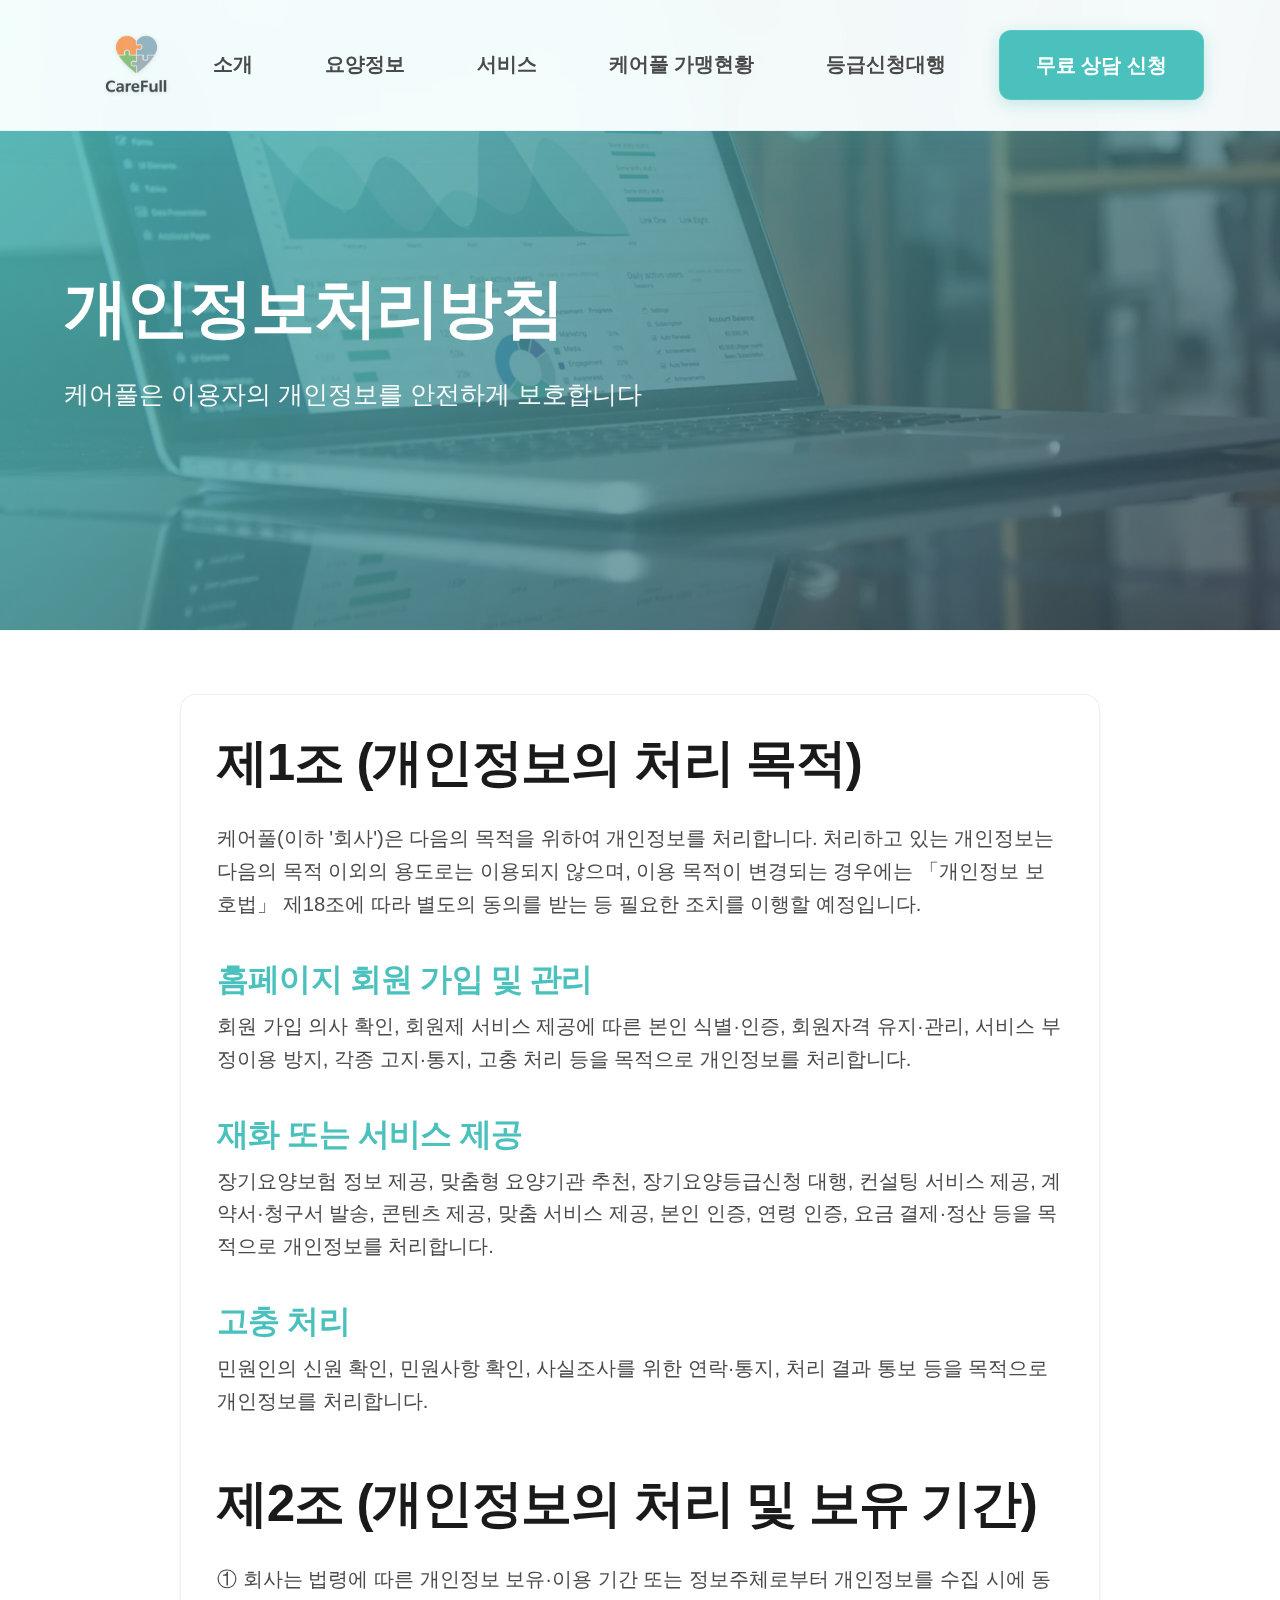
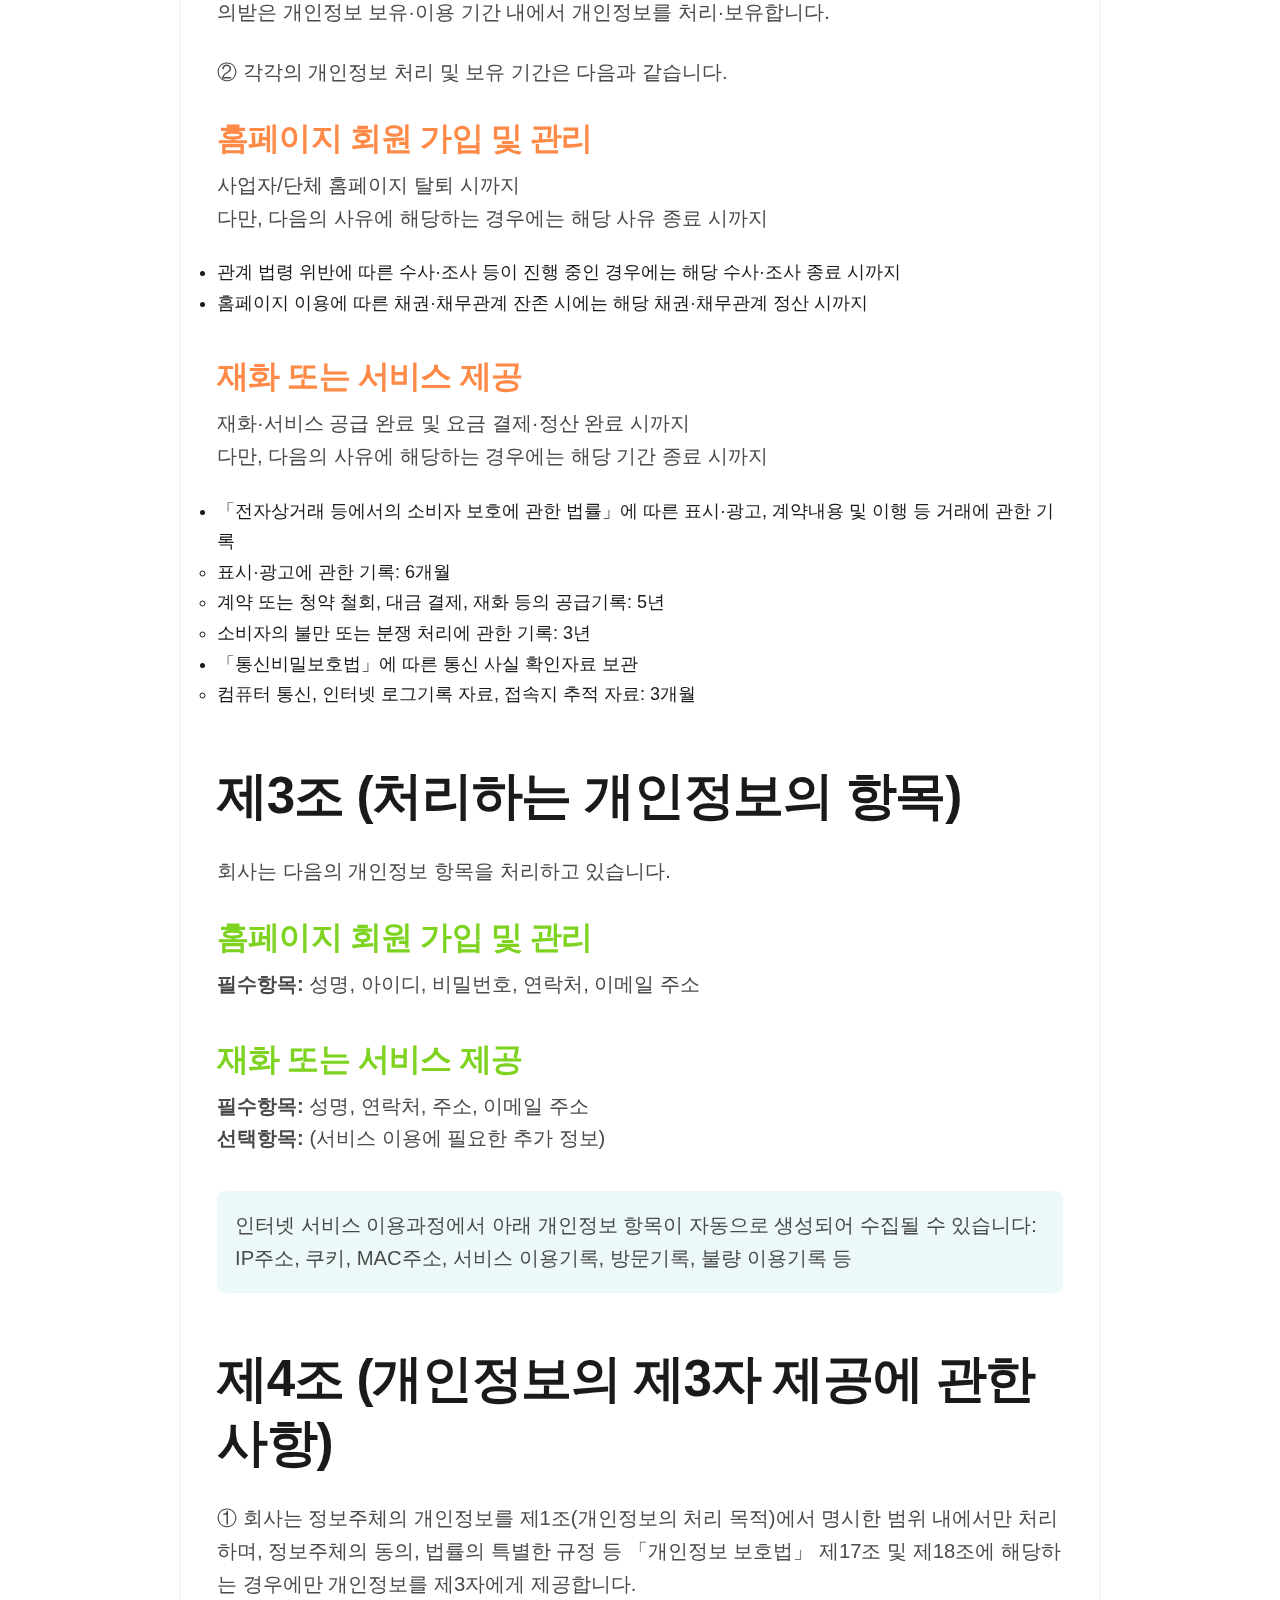
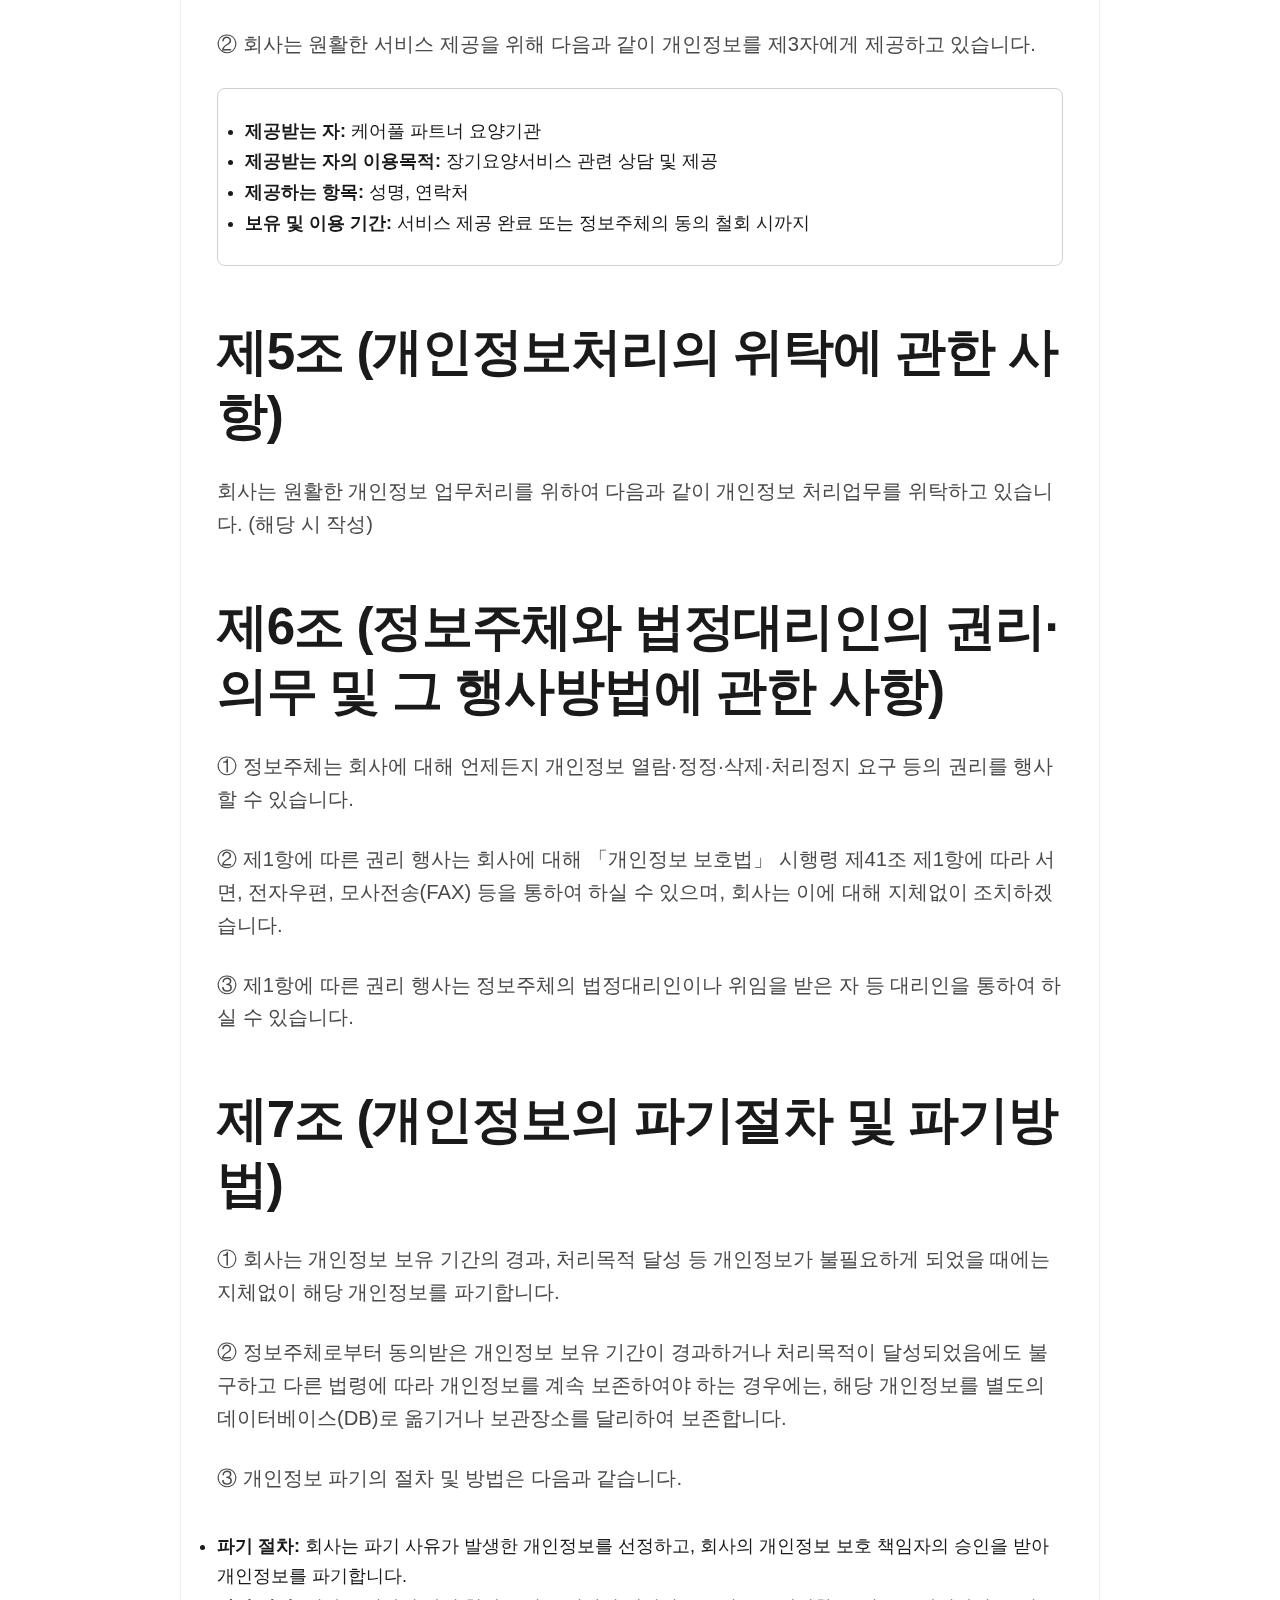
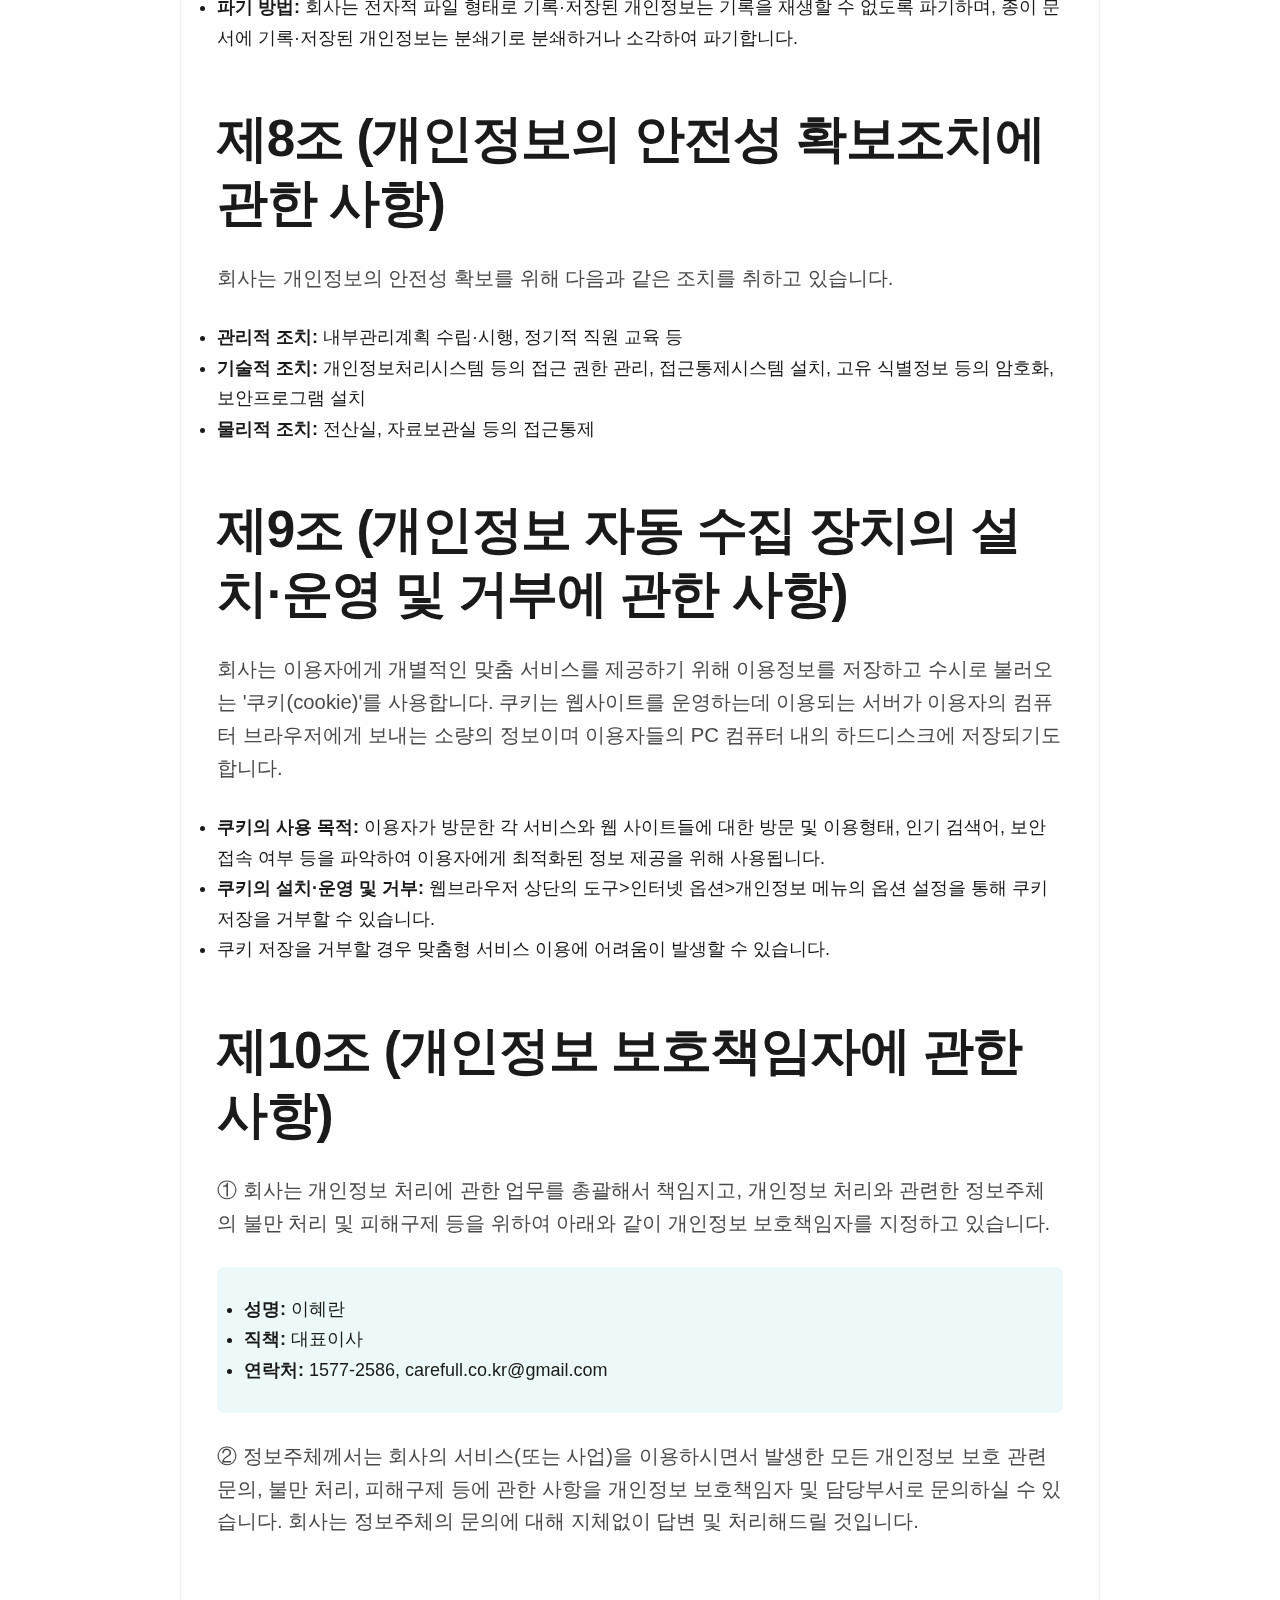
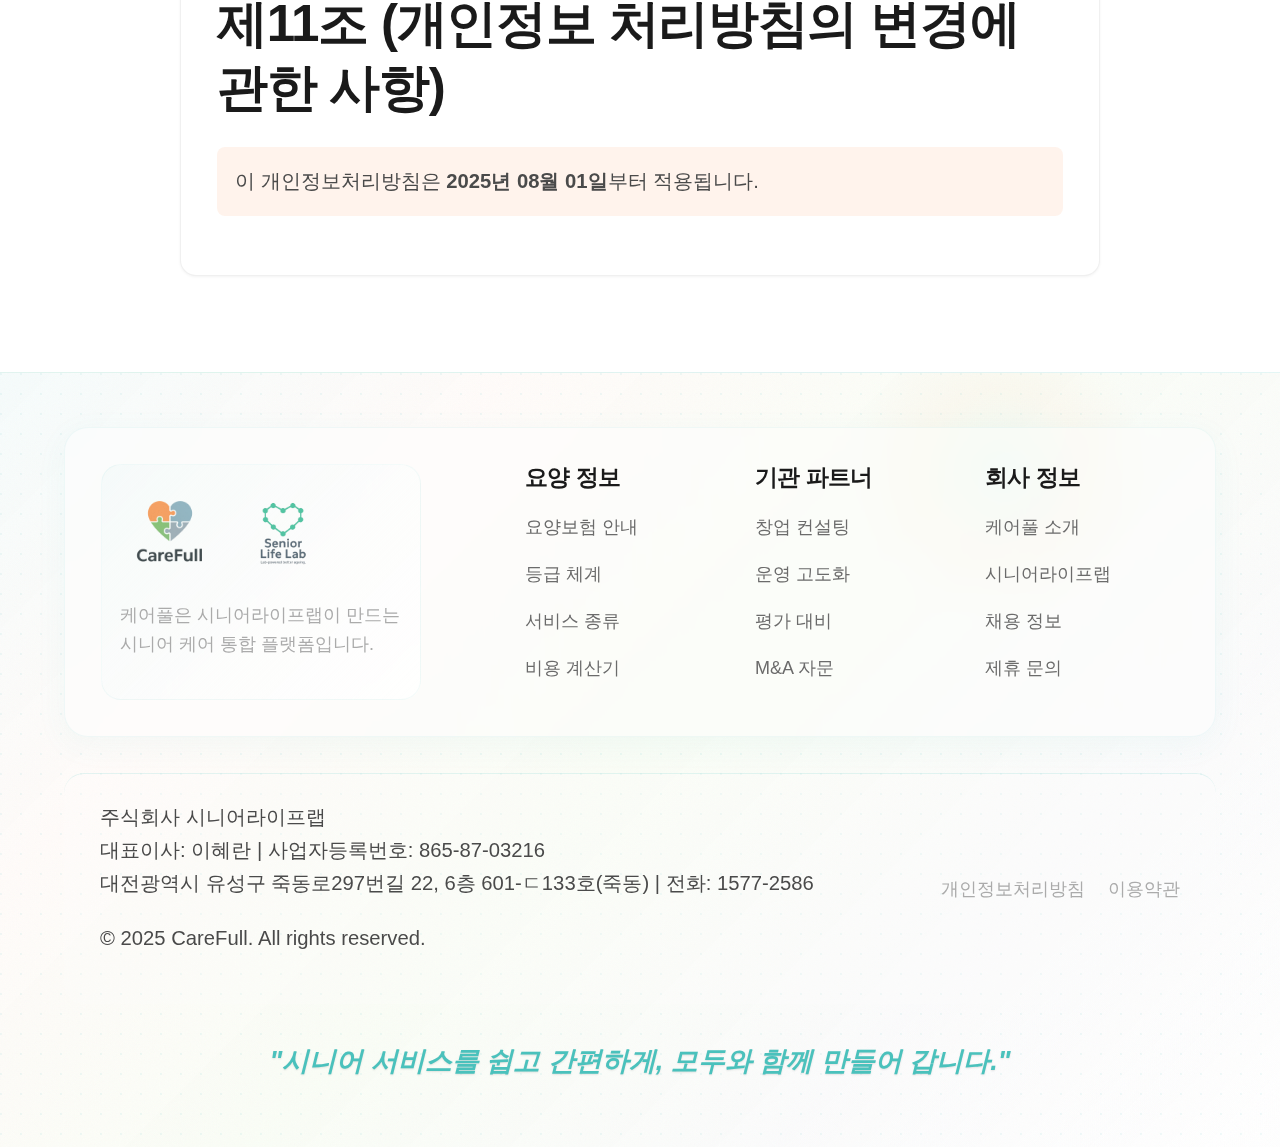
<file: privacy.html>
<!DOCTYPE html>
<html lang="ko">
<head>
    <meta charset="UTF-8">
    <meta name="viewport" content="width=device-width, initial-scale=1.0">
    <title>개인정보처리방침 - 케어풀</title>
    <meta name="description" content="케어풀 개인정보처리방침. 수집 항목, 이용 목적, 보관 기간, 제3자 제공, 처리위탁, 이용자 권리 등 안내.">
    <meta property="og:title" content="개인정보처리방침 - 케어풀">
    <meta property="og:description" content="케어풀은 개인정보를 안전하게 보호합니다.">
    <meta property="og:type" content="website">
    <meta property="og:url" content="https://angelon000.github.io/carefull-website/privacy.html">
    <meta property="og:image" content="https://angelon000.github.io/carefull-website/img/hero-insights.webp">
    <meta name="twitter:card" content="summary_large_image">
    <link rel="canonical" href="https://angelon000.github.io/carefull-website/privacy.html">
    <link rel="stylesheet" href="style.css">
    <link rel="icon" type="image/png" href="img/carefull-logo-transparent.png">
</head>
<body>
    <nav class="nav">
        <div class="container nav__container">
            <a href="index.html" class="nav__logo">
                <img src="img/carefull-logo-transparent.png" alt="케어풀 로고">
            </a>
            <ul class="nav__menu">
                <li><a href="about.html" class="nav__link">소개</a></li>
                <li><a href="ltci-guide.html" class="nav__link">요양정보</a></li>
                <li><a href="b2b_services.html" class="nav__link">서비스</a></li>
                <li><a href="portfolio.html" class="nav__link">케어풀 가맹현황</a></li>
                <li><a href="ltci-apply.html" class="nav__link">등급신청대행</a></li>
            </ul>
            <div class="nav__cta">
                <a href="index.html#contact" class="btn btn--primary">무료 상담 신청</a>
            </div>
            <button class="nav__toggle" aria-label="메뉴 열기">
                <svg width="24" height="24" viewBox="0 0 24 24" fill="none" stroke="currentColor" stroke-width="2">
                    <line x1="3" y1="6" x2="21" y2="6"></line>
                    <line x1="3" y1="12" x2="21" y2="12"></line>
                    <line x1="3" y1="18" x2="21" y2="18"></line>
                </svg>
            </button>
        </div>
    </nav>

    <main>
        <section class="hero">
            <div class="hero-bg">
                <picture>
                    <source srcset="img/hero-insights.webp" type="image/webp">
                    <img src="img/hero-insights.jpg" alt="개인정보 보호 배경" style="width:100%; height:100%; object-fit: cover;">
                </picture>
                <div style="position:absolute; inset:0; background: linear-gradient(135deg, rgba(74,193,188,.85), rgba(60,72,88,.65));"></div>
            </div>
            <div class="container" style="position:relative; z-index:1;">
                <div class="hero__content">
                    <h1 class="hero__title" style="color:#fff;">개인정보처리방침</h1>
                    <p class="hero__subtitle" style="color: rgba(255,255,255,.95);">케어풀은 이용자의 개인정보를 안전하게 보호합니다</p>
                </div>
            </div>
        </section>

        <section class="section">
            <div class="container">
                <div class="card" style="max-width: 920px; margin: 0 auto; line-height: 1.7;">
                    
                    <h2 class="mb-3">제1조 (개인정보의 처리 목적)</h2>
                    <p class="mb-4">케어풀(이하 '회사')은 다음의 목적을 위하여 개인정보를 처리합니다. 처리하고 있는 개인정보는 다음의 목적 이외의 용도로는 이용되지 않으며, 이용 목적이 변경되는 경우에는 「개인정보 보호법」 제18조에 따라 별도의 동의를 받는 등 필요한 조치를 이행할 예정입니다.</p>
                    
                    <div class="mb-4">
                        <h4 style="color: var(--primary-teal); margin-bottom: 0.5rem;">홈페이지 회원 가입 및 관리</h4>
                        <p>회원 가입 의사 확인, 회원제 서비스 제공에 따른 본인 식별·인증, 회원자격 유지·관리, 서비스 부정이용 방지, 각종 고지·통지, 고충 처리 등을 목적으로 개인정보를 처리합니다.</p>
                    </div>
                    
                    <div class="mb-4">
                        <h4 style="color: var(--primary-teal); margin-bottom: 0.5rem;">재화 또는 서비스 제공</h4>
                        <p>장기요양보험 정보 제공, 맞춤형 요양기관 추천, 장기요양등급신청 대행, 컨설팅 서비스 제공, 계약서·청구서 발송, 콘텐츠 제공, 맞춤 서비스 제공, 본인 인증, 연령 인증, 요금 결제·정산 등을 목적으로 개인정보를 처리합니다.</p>
                    </div>
                    
                    <div class="mb-4">
                        <h4 style="color: var(--primary-teal); margin-bottom: 0.5rem;">고충 처리</h4>
                        <p>민원인의 신원 확인, 민원사항 확인, 사실조사를 위한 연락·통지, 처리 결과 통보 등을 목적으로 개인정보를 처리합니다.</p>
                    </div>

                    <h2 class="mb-3 mt-5">제2조 (개인정보의 처리 및 보유 기간)</h2>
                    <p class="mb-3">① 회사는 법령에 따른 개인정보 보유·이용 기간 또는 정보주체로부터 개인정보를 수집 시에 동의받은 개인정보 보유·이용 기간 내에서 개인정보를 처리·보유합니다.</p>
                    <p class="mb-3">② 각각의 개인정보 처리 및 보유 기간은 다음과 같습니다.</p>
                    
                    <div class="mb-4">
                        <h4 style="color: var(--primary-orange); margin-bottom: 0.5rem;">홈페이지 회원 가입 및 관리</h4>
                        <p>사업자/단체 홈페이지 탈퇴 시까지<br>
                        다만, 다음의 사유에 해당하는 경우에는 해당 사유 종료 시까지</p>
                        <ul>
                            <li>관계 법령 위반에 따른 수사·조사 등이 진행 중인 경우에는 해당 수사·조사 종료 시까지</li>
                            <li>홈페이지 이용에 따른 채권·채무관계 잔존 시에는 해당 채권·채무관계 정산 시까지</li>
                        </ul>
                    </div>
                    
                    <div class="mb-4">
                        <h4 style="color: var(--primary-orange); margin-bottom: 0.5rem;">재화 또는 서비스 제공</h4>
                        <p>재화·서비스 공급 완료 및 요금 결제·정산 완료 시까지<br>
                        다만, 다음의 사유에 해당하는 경우에는 해당 기간 종료 시까지</p>
                        <ul>
                            <li>「전자상거래 등에서의 소비자 보호에 관한 법률」에 따른 표시·광고, 계약내용 및 이행 등 거래에 관한 기록
                                <ul>
                                    <li>표시·광고에 관한 기록: 6개월</li>
                                    <li>계약 또는 청약 철회, 대금 결제, 재화 등의 공급기록: 5년</li>
                                    <li>소비자의 불만 또는 분쟁 처리에 관한 기록: 3년</li>
                                </ul>
                            </li>
                            <li>「통신비밀보호법」에 따른 통신 사실 확인자료 보관
                                <ul>
                                    <li>컴퓨터 통신, 인터넷 로그기록 자료, 접속지 추적 자료: 3개월</li>
                                </ul>
                            </li>
                        </ul>
                    </div>

                    <h2 class="mb-3 mt-5">제3조 (처리하는 개인정보의 항목)</h2>
                    <p class="mb-3">회사는 다음의 개인정보 항목을 처리하고 있습니다.</p>
                    
                    <div class="mb-4">
                        <h4 style="color: var(--primary-green); margin-bottom: 0.5rem;">홈페이지 회원 가입 및 관리</h4>
                        <p><strong>필수항목:</strong> 성명, 아이디, 비밀번호, 연락처, 이메일 주소</p>
                    </div>
                    
                    <div class="mb-4">
                        <h4 style="color: var(--primary-green); margin-bottom: 0.5rem;">재화 또는 서비스 제공</h4>
                        <p><strong>필수항목:</strong> 성명, 연락처, 주소, 이메일 주소<br>
                        <strong>선택항목:</strong> (서비스 이용에 필요한 추가 정보)</p>
                    </div>
                    
                    <p style="background: rgba(74, 193, 188, 0.1); padding: 1rem; border-radius: 8px; margin-bottom: 2rem;">
                        인터넷 서비스 이용과정에서 아래 개인정보 항목이 자동으로 생성되어 수집될 수 있습니다:<br>
                        IP주소, 쿠키, MAC주소, 서비스 이용기록, 방문기록, 불량 이용기록 등
                    </p>

                    <h2 class="mb-3 mt-5">제4조 (개인정보의 제3자 제공에 관한 사항)</h2>
                    <p class="mb-3">① 회사는 정보주체의 개인정보를 제1조(개인정보의 처리 목적)에서 명시한 범위 내에서만 처리하며, 정보주체의 동의, 법률의 특별한 규정 등 「개인정보 보호법」 제17조 및 제18조에 해당하는 경우에만 개인정보를 제3자에게 제공합니다.</p>
                    <p class="mb-3">② 회사는 원활한 서비스 제공을 위해 다음과 같이 개인정보를 제3자에게 제공하고 있습니다.</p>
                    
                    <div style="background: white; border: 1px solid var(--gray-300); padding: 1.5rem; border-radius: 8px; margin-bottom: 2rem;">
                        <ul>
                            <li><strong>제공받는 자:</strong> 케어풀 파트너 요양기관</li>
                            <li><strong>제공받는 자의 이용목적:</strong> 장기요양서비스 관련 상담 및 제공</li>
                            <li><strong>제공하는 항목:</strong> 성명, 연락처</li>
                            <li><strong>보유 및 이용 기간:</strong> 서비스 제공 완료 또는 정보주체의 동의 철회 시까지</li>
                        </ul>
                    </div>

                    <h2 class="mb-3 mt-5">제5조 (개인정보처리의 위탁에 관한 사항)</h2>
                    <p class="mb-4">회사는 원활한 개인정보 업무처리를 위하여 다음과 같이 개인정보 처리업무를 위탁하고 있습니다. (해당 시 작성)</p>

                    <h2 class="mb-3 mt-5">제6조 (정보주체와 법정대리인의 권리·의무 및 그 행사방법에 관한 사항)</h2>
                    <p class="mb-3">① 정보주체는 회사에 대해 언제든지 개인정보 열람·정정·삭제·처리정지 요구 등의 권리를 행사할 수 있습니다.</p>
                    <p class="mb-3">② 제1항에 따른 권리 행사는 회사에 대해 「개인정보 보호법」 시행령 제41조 제1항에 따라 서면, 전자우편, 모사전송(FAX) 등을 통하여 하실 수 있으며, 회사는 이에 대해 지체없이 조치하겠습니다.</p>
                    <p class="mb-4">③ 제1항에 따른 권리 행사는 정보주체의 법정대리인이나 위임을 받은 자 등 대리인을 통하여 하실 수 있습니다.</p>

                    <h2 class="mb-3 mt-5">제7조 (개인정보의 파기절차 및 파기방법)</h2>
                    <p class="mb-3">① 회사는 개인정보 보유 기간의 경과, 처리목적 달성 등 개인정보가 불필요하게 되었을 때에는 지체없이 해당 개인정보를 파기합니다.</p>
                    <p class="mb-3">② 정보주체로부터 동의받은 개인정보 보유 기간이 경과하거나 처리목적이 달성되었음에도 불구하고 다른 법령에 따라 개인정보를 계속 보존하여야 하는 경우에는, 해당 개인정보를 별도의 데이터베이스(DB)로 옮기거나 보관장소를 달리하여 보존합니다.</p>
                    <p class="mb-4">③ 개인정보 파기의 절차 및 방법은 다음과 같습니다.</p>
                    
                    <ul>
                        <li><strong>파기 절차:</strong> 회사는 파기 사유가 발생한 개인정보를 선정하고, 회사의 개인정보 보호 책임자의 승인을 받아 개인정보를 파기합니다.</li>
                        <li><strong>파기 방법:</strong> 회사는 전자적 파일 형태로 기록·저장된 개인정보는 기록을 재생할 수 없도록 파기하며, 종이 문서에 기록·저장된 개인정보는 분쇄기로 분쇄하거나 소각하여 파기합니다.</li>
                    </ul>

                    <h2 class="mb-3 mt-5">제8조 (개인정보의 안전성 확보조치에 관한 사항)</h2>
                    <p class="mb-3">회사는 개인정보의 안전성 확보를 위해 다음과 같은 조치를 취하고 있습니다.</p>
                    
                    <ul class="mb-4">
                        <li><strong>관리적 조치:</strong> 내부관리계획 수립·시행, 정기적 직원 교육 등</li>
                        <li><strong>기술적 조치:</strong> 개인정보처리시스템 등의 접근 권한 관리, 접근통제시스템 설치, 고유 식별정보 등의 암호화, 보안프로그램 설치</li>
                        <li><strong>물리적 조치:</strong> 전산실, 자료보관실 등의 접근통제</li>
                    </ul>

                    <h2 class="mb-3 mt-5">제9조 (개인정보 자동 수집 장치의 설치·운영 및 거부에 관한 사항)</h2>
                    <p class="mb-3">회사는 이용자에게 개별적인 맞춤 서비스를 제공하기 위해 이용정보를 저장하고 수시로 불러오는 '쿠키(cookie)'를 사용합니다. 쿠키는 웹사이트를 운영하는데 이용되는 서버가 이용자의 컴퓨터 브라우저에게 보내는 소량의 정보이며 이용자들의 PC 컴퓨터 내의 하드디스크에 저장되기도 합니다.</p>
                    
                    <ul class="mb-4">
                        <li><strong>쿠키의 사용 목적:</strong> 이용자가 방문한 각 서비스와 웹 사이트들에 대한 방문 및 이용형태, 인기 검색어, 보안접속 여부 등을 파악하여 이용자에게 최적화된 정보 제공을 위해 사용됩니다.</li>
                        <li><strong>쿠키의 설치·운영 및 거부:</strong> 웹브라우저 상단의 도구>인터넷 옵션>개인정보 메뉴의 옵션 설정을 통해 쿠키 저장을 거부할 수 있습니다.</li>
                        <li>쿠키 저장을 거부할 경우 맞춤형 서비스 이용에 어려움이 발생할 수 있습니다.</li>
                    </ul>

                    <h2 class="mb-3 mt-5">제10조 (개인정보 보호책임자에 관한 사항)</h2>
                    <p class="mb-3">① 회사는 개인정보 처리에 관한 업무를 총괄해서 책임지고, 개인정보 처리와 관련한 정보주체의 불만 처리 및 피해구제 등을 위하여 아래와 같이 개인정보 보호책임자를 지정하고 있습니다.</p>
                    
                    <div style="background: rgba(74, 193, 188, 0.1); padding: 1.5rem; border-radius: 8px; margin-bottom: 1.5rem;">
                        <ul>
                            <li><strong>성명:</strong> 이혜란</li>
                            <li><strong>직책:</strong> 대표이사</li>
                            <li><strong>연락처:</strong> 1577-2586, carefull.co.kr@gmail.com</li>
                        </ul>
                    </div>
                    
                    <p class="mb-4">② 정보주체께서는 회사의 서비스(또는 사업)을 이용하시면서 발생한 모든 개인정보 보호 관련 문의, 불만 처리, 피해구제 등에 관한 사항을 개인정보 보호책임자 및 담당부서로 문의하실 수 있습니다. 회사는 정보주체의 문의에 대해 지체없이 답변 및 처리해드릴 것입니다.</p>

                    <h2 class="mb-3 mt-5">제11조 (개인정보 처리방침의 변경에 관한 사항)</h2>
                    <p style="background: rgba(255, 138, 72, 0.1); padding: 1rem; border-radius: 8px;">이 개인정보처리방침은 <strong>2025년 08월 01일</strong>부터 적용됩니다.</p>
                </div>
            </div>
        </section>
    </main>

    <footer class="footer">
        <div class="container">
            <div class="footer__content">
                <div class="footer__brand">
                    <div class="footer__logos">
                        <img src="img/carefull-logo-transparent.png" alt="케어풀" class="footer__logo">
                        <img src="img/senior-life-lab-logo-transparent.png" alt="시니어라이프랩" class="footer__logo footer__logo--secondary">
                    </div>
                    <p class="footer__description">케어풀은 시니어라이프랩이 만드는 시니어 케어 통합 플랫폼입니다.</p>
                </div>
                <div class="footer__column">
                    <h4>요양 정보</h4>
                    <ul class="footer__list">
                        <li><a href="ltci-guide.html">요양보험 안내</a></li>
                        <li><a href="ltci-guide.html#grades">등급 체계</a></li>
                        <li><a href="ltci-guide.html#services">서비스 종류</a></li>
                        <li><a href="ltci-guide.html#calculator">비용 계산기</a></li>
                    </ul>
                </div>
                <div class="footer__column">
                    <h4>기관 파트너</h4>
                    <ul class="footer__list">
                        <li><a href="b2b_services.html#services">창업 컨설팅</a></li>
                        <li><a href="b2b_services.html#services">운영 고도화</a></li>
                        <li><a href="b2b_services.html#services">평가 대비</a></li>
                        <li><a href="b2b_services.html#services">M&A 자문</a></li>
                    </ul>
                </div>
                <div class="footer__column">
                    <h4>회사 정보</h4>
                    <ul class="footer__list">
                        <li><a href="about.html">케어풀 소개</a></li>
                        <li><a href="about.html">시니어라이프랩</a></li>
                        <li><a href="index.html#contact">채용 정보</a></li>
                        <li><a href="index.html#contact">제휴 문의</a></li>
                    </ul>
                </div>
            </div>
            <div class="footer__bottom">
                <div class="footer__copyright">
                    <p>주식회사 시니어라이프랩<br>대표이사: 이혜란 | 사업자등록번호: 865-87-03216<br>대전광역시 유성구 죽동로297번길 22, 6층 601-ㄷ133호(죽동) | 전화: 1577-2586</p>
                    <p>© 2025 CareFull. All rights reserved.</p>
                </div>
                <div class="footer__legal">
                    <a href="privacy.html" style="color: var(--gray-400); text-decoration: none; margin-right: 1rem;">개인정보처리방침</a>
                    <a href="terms.html" style="color: var(--gray-400); text-decoration: none;">이용약관</a>
                </div>
            </div>
            
            <div class="footer__slogan">
                <p class="footer__slogan-text">"시니어 서비스를 쉽고 간편하게, 모두와 함께 만들어 갑니다."</p>
            </div>
        </div>
    </footer>

    <script src="script.js"></script>
    <script src="image-manager.js"></script>
</body>
</html>
</file>
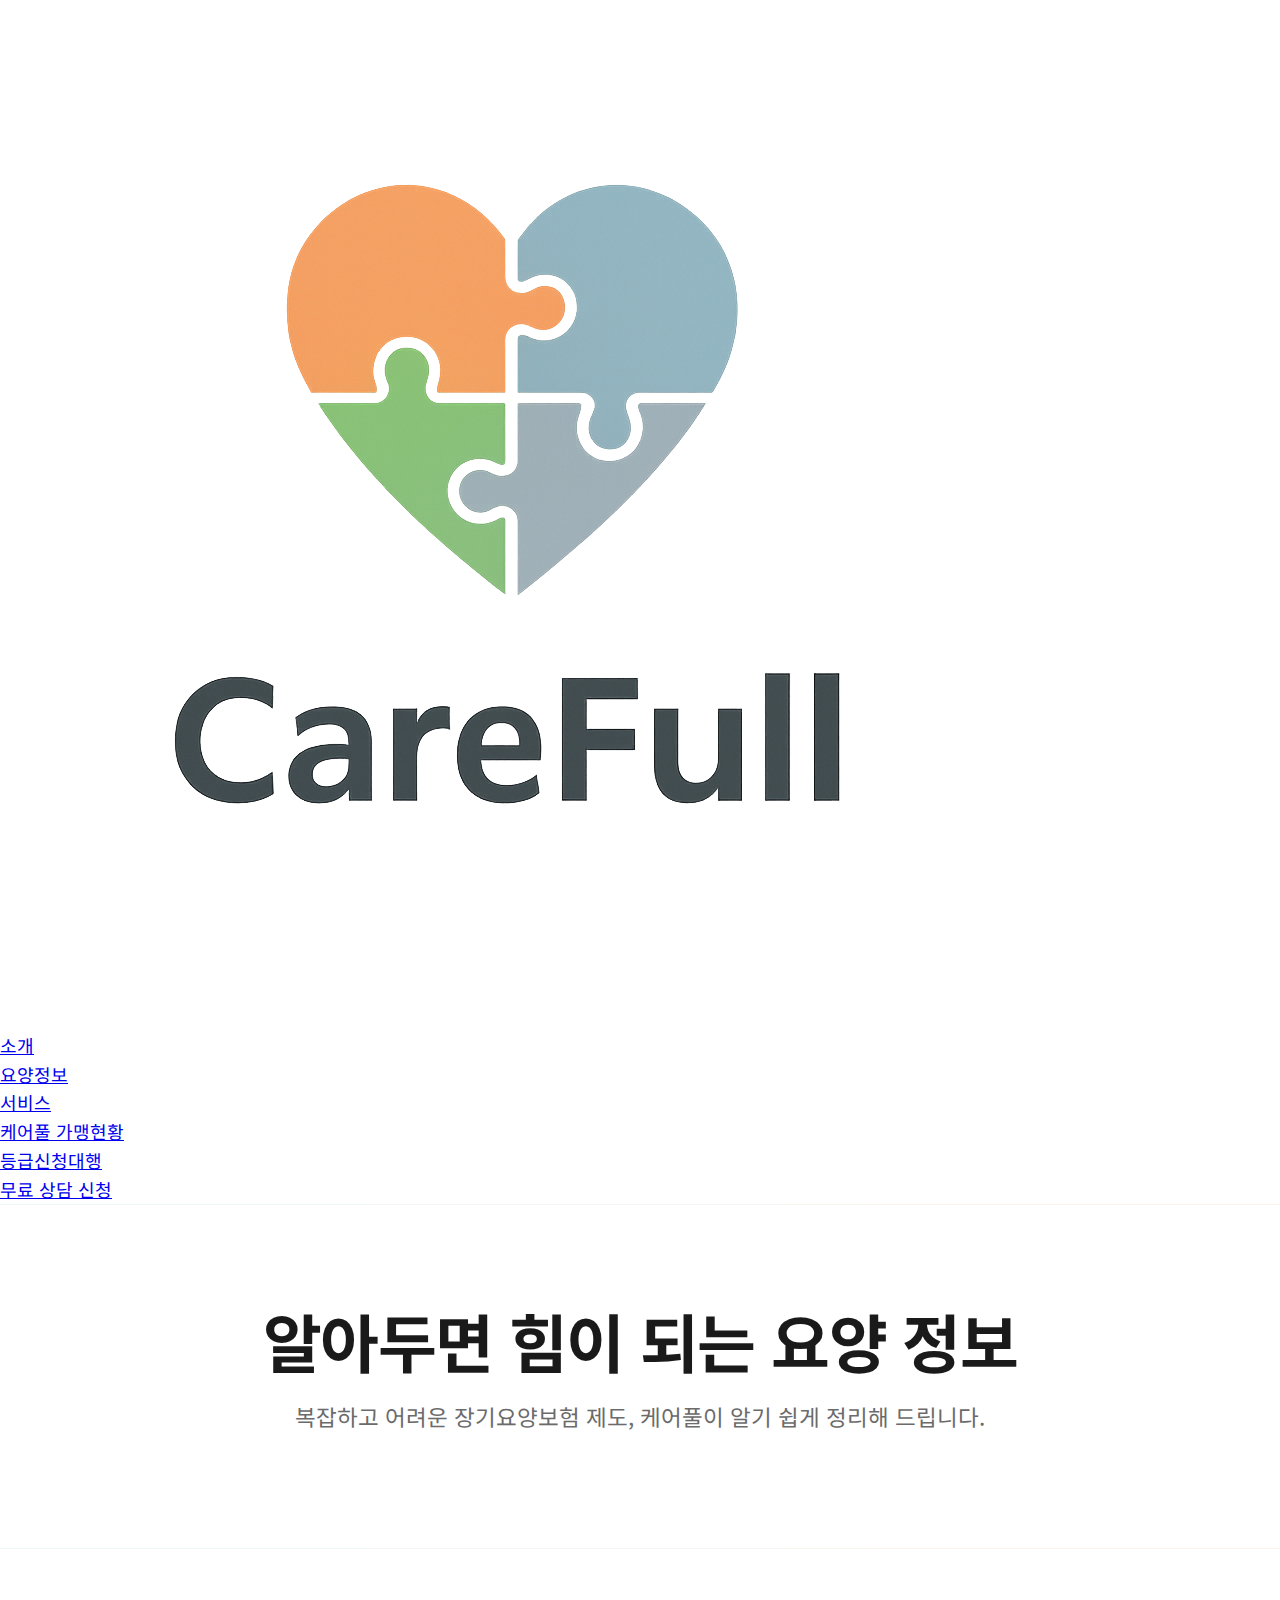
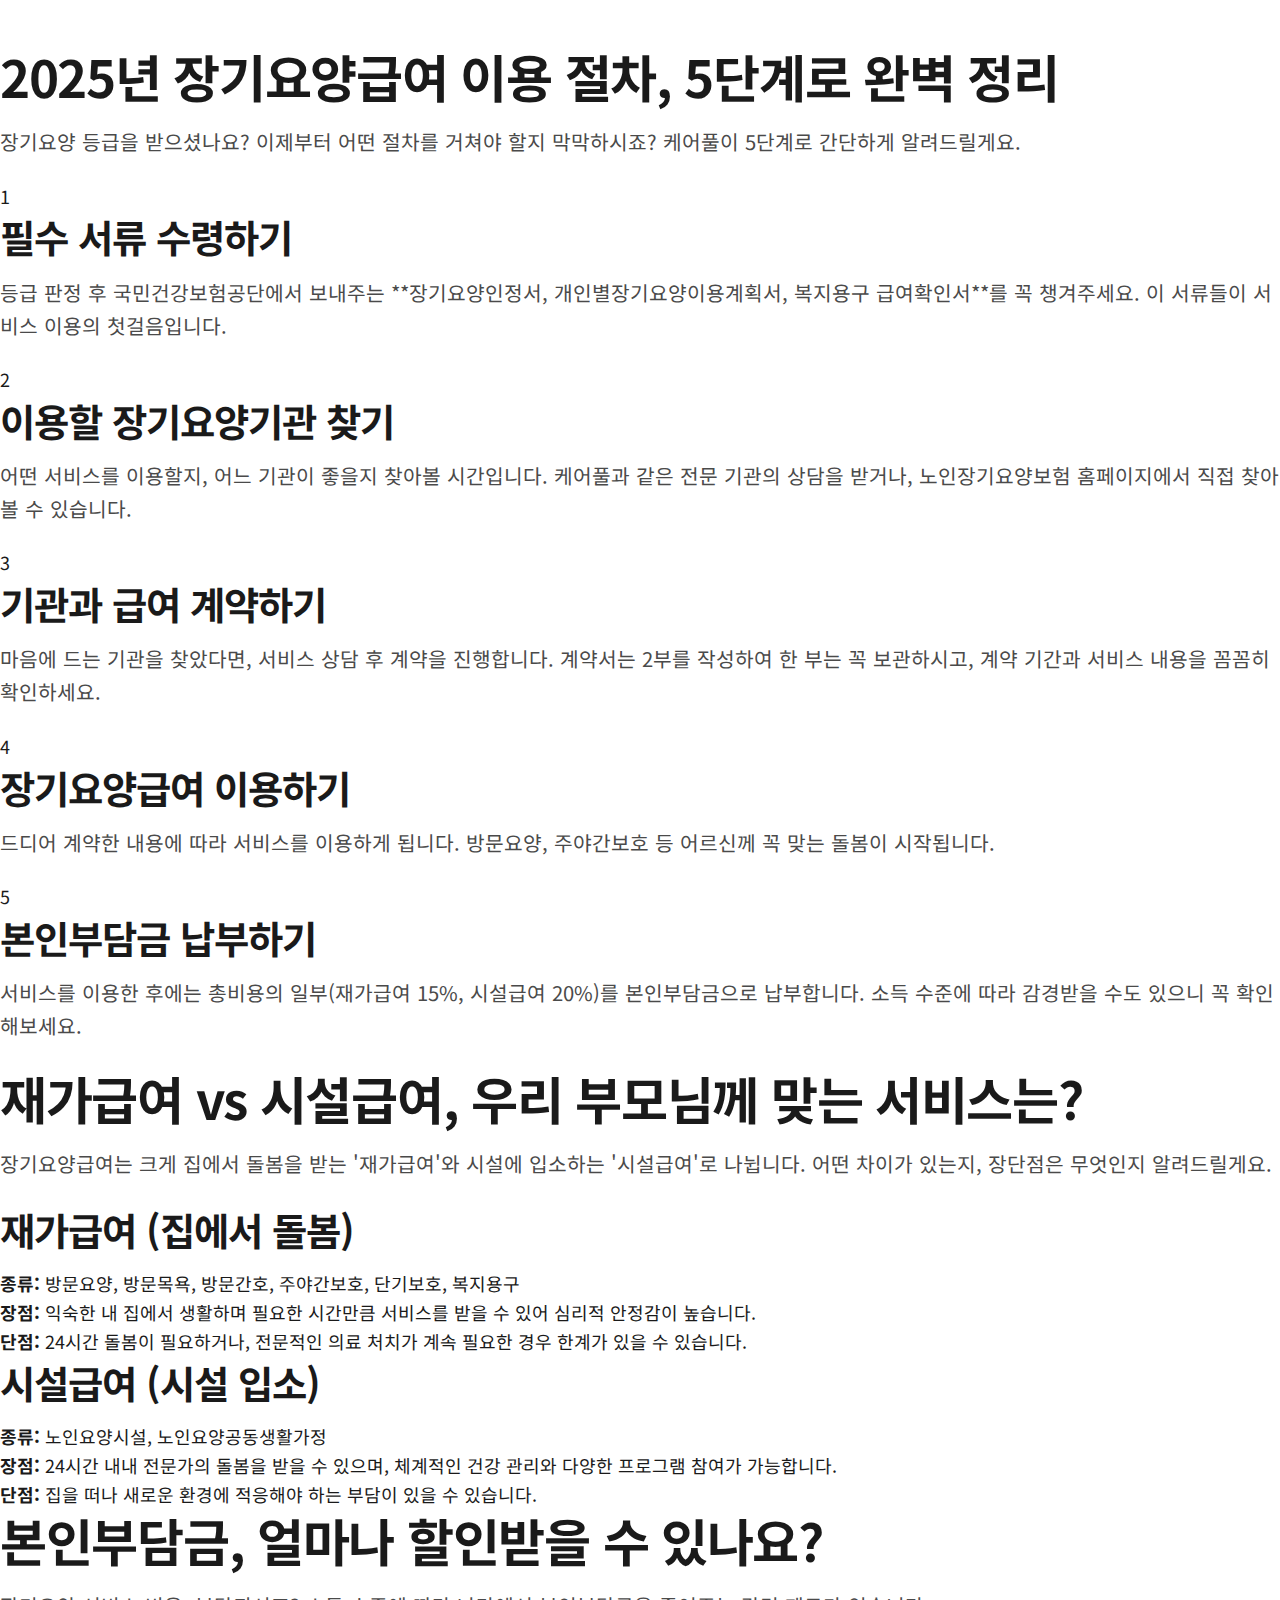
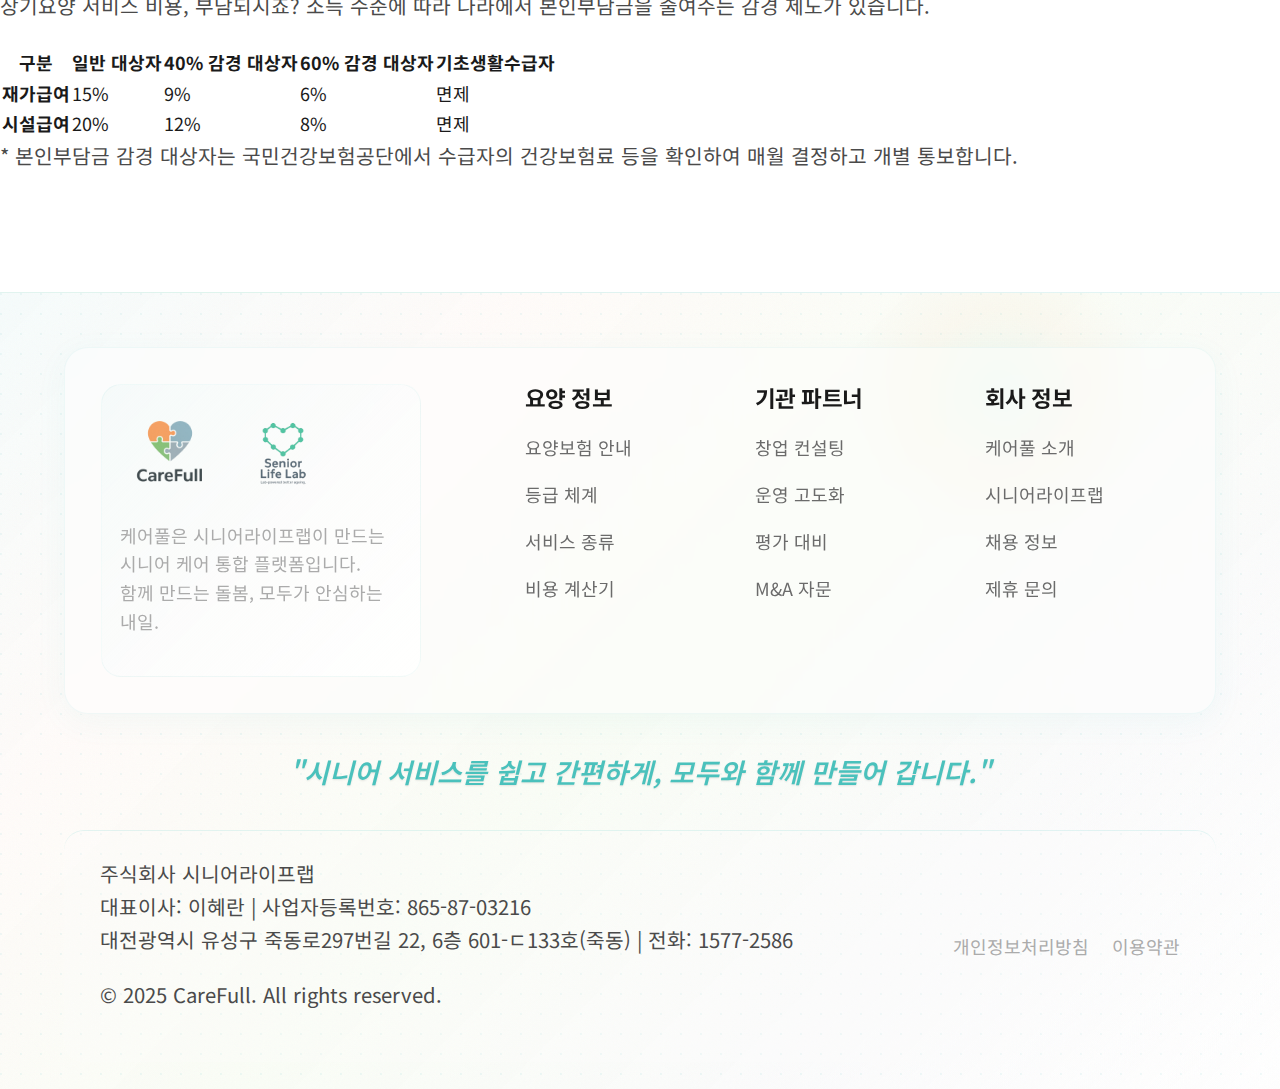
<file: resources.html>
<!DOCTYPE html>
<html lang="ko">
<head>
    <meta charset="UTF-8">
    <meta name="viewport" content="width=device-width, initial-scale=1.0">
    <title>정보 자료실 - 알아두면 힘이 되는 요양 정보</title>
    <link rel="stylesheet" href="style.css">
    <link rel="preconnect" href="https://fonts.googleapis.com">
    <link rel="preconnect" href="https://fonts.gstatic.com" crossorigin>
    <link href="https://fonts.googleapis.com/css2?family=Noto+Sans+KR:wght@400;600;700&display=swap" rel="stylesheet">
    <link rel="icon" type="image/png" href="img/carefull-logo-transparent.png">
    <link rel="canonical" href="https://angelon000.github.io/carefull-website/resources.html">
</head>
<body>
    <header>
        <nav>
            <div class="logo">
                <a href="index.html"><img src="img/carefull-logo-transparent.png" alt="케어풀 로고"></a>
            </div>
            <ul>
                <li><a href="about.html">소개</a></li>
                <li><a href="ltci-guide.html">요양정보</a></li>
                <li><a href="b2b_services.html">서비스</a></li>
                <li><a href="portfolio.html">케어풀 가맹현황</a></li>
                <li><a href="ltci-apply.html">등급신청대행</a></li>
            </ul>
            <a href="index.html#contact" class="cta-button">무료 상담 신청</a>
        </nav>
    </header>

    <main>
        <section id="resources-hero" class="section text-center">
            <h1>알아두면 힘이 되는 요양 정보</h1>
            <p class="subtitle">복잡하고 어려운 장기요양보험 제도, 케어풀이 알기 쉽게 정리해 드립니다.</p>
        </section>

        <section id="resource-content" class="section">
            <article class="resource-article">
                <h2>2025년 장기요양급여 이용 절차, 5단계로 완벽 정리</h2>
                <p>장기요양 등급을 받으셨나요? 이제부터 어떤 절차를 거쳐야 할지 막막하시죠? 케어풀이 5단계로 간단하게 알려드릴게요.</p>
                <div class="process-steps-vertical">
                    <div class="step-vertical">
                        <div class="step-number-vertical">1</div>
                        <div class="step-content-vertical">
                            <h3>필수 서류 수령하기</h3>
                            <p>등급 판정 후 국민건강보험공단에서 보내주는 **장기요양인정서, 개인별장기요양이용계획서, 복지용구 급여확인서**를 꼭 챙겨주세요. 이 서류들이 서비스 이용의 첫걸음입니다.</p>
                        </div>
                    </div>
                    <div class="step-vertical">
                        <div class="step-number-vertical">2</div>
                        <div class="step-content-vertical">
                            <h3>이용할 장기요양기관 찾기</h3>
                            <p>어떤 서비스를 이용할지, 어느 기관이 좋을지 찾아볼 시간입니다. 케어풀과 같은 전문 기관의 상담을 받거나, 노인장기요양보험 홈페이지에서 직접 찾아볼 수 있습니다.</p>
                        </div>
                    </div>
                    <div class="step-vertical">
                        <div class="step-number-vertical">3</div>
                        <div class="step-content-vertical">
                            <h3>기관과 급여 계약하기</h3>
                            <p>마음에 드는 기관을 찾았다면, 서비스 상담 후 계약을 진행합니다. 계약서는 2부를 작성하여 한 부는 꼭 보관하시고, 계약 기간과 서비스 내용을 꼼꼼히 확인하세요.</p>
                        </div>
                    </div>
                    <div class="step-vertical">
                        <div class="step-number-vertical">4</div>
                        <div class="step-content-vertical">
                            <h3>장기요양급여 이용하기</h3>
                            <p>드디어 계약한 내용에 따라 서비스를 이용하게 됩니다. 방문요양, 주야간보호 등 어르신께 꼭 맞는 돌봄이 시작됩니다.</p>
                        </div>
                    </div>
                    <div class="step-vertical">
                        <div class="step-number-vertical">5</div>
                        <div class="step-content-vertical">
                            <h3>본인부담금 납부하기</h3>
                            <p>서비스를 이용한 후에는 총비용의 일부(재가급여 15%, 시설급여 20%)를 본인부담금으로 납부합니다. 소득 수준에 따라 감경받을 수도 있으니 꼭 확인해보세요.</p>
                        </div>
                    </div>
                </div>
            </article>

            <article class="resource-article">
                <h2>재가급여 vs 시설급여, 우리 부모님께 맞는 서비스는?</h2>
                <p>장기요양급여는 크게 집에서 돌봄을 받는 '재가급여'와 시설에 입소하는 '시설급여'로 나뉩니다. 어떤 차이가 있는지, 장단점은 무엇인지 알려드릴게요.</p>
                <div class="comparison-table">
                    <div class="table-column">
                        <h3>재가급여 (집에서 돌봄)</h3>
                        <ul>
                            <li><strong>종류:</strong> 방문요양, 방문목욕, 방문간호, 주야간보호, 단기보호, 복지용구</li>
                            <li><strong>장점:</strong> 익숙한 내 집에서 생활하며 필요한 시간만큼 서비스를 받을 수 있어 심리적 안정감이 높습니다.</li>
                            <li><strong>단점:</strong> 24시간 돌봄이 필요하거나, 전문적인 의료 처치가 계속 필요한 경우 한계가 있을 수 있습니다.</li>
                        </ul>
                    </div>
                    <div class="table-column">
                        <h3>시설급여 (시설 입소)</h3>
                        <ul>
                            <li><strong>종류:</strong> 노인요양시설, 노인요양공동생활가정</li>
                            <li><strong>장점:</strong> 24시간 내내 전문가의 돌봄을 받을 수 있으며, 체계적인 건강 관리와 다양한 프로그램 참여가 가능합니다.</li>
                            <li><strong>단점:</strong> 집을 떠나 새로운 환경에 적응해야 하는 부담이 있을 수 있습니다.</li>
                        </ul>
                    </div>
                </div>
            </article>

             <article class="resource-article">
                <h2>본인부담금, 얼마나 할인받을 수 있나요?</h2>
                <p>장기요양 서비스 비용, 부담되시죠? 소득 수준에 따라 나라에서 본인부담금을 줄여주는 감경 제도가 있습니다.</p>
                <div class="fee-table">
                    <table>
                        <thead>
                            <tr>
                                <th>구분</th>
                                <th>일반 대상자</th>
                                <th>40% 감경 대상자</th>
                                <th>60% 감경 대상자</th>
                                <th>기초생활수급자</th>
                            </tr>
                        </thead>
                        <tbody>
                            <tr>
                                <td><strong>재가급여</strong></td>
                                <td>15%</td>
                                <td>9%</td>
                                <td>6%</td>
                                <td>면제</td>
                            </tr>
                            <tr>
                                <td><strong>시설급여</strong></td>
                                <td>20%</td>
                                <td>12%</td>
                                <td>8%</td>
                                <td>면제</td>
                            </tr>
                        </tbody>
                    </table>
                </div>
                <p class="caption">* 본인부담금 감경 대상자는 국민건강보험공단에서 수급자의 건강보험료 등을 확인하여 매월 결정하고 개별 통보합니다.</p>
            </article>

        </section>

    </main>

    <footer class="footer">
        <div class="container">
            <div class="footer__content">
                <div class="footer__brand">
            <div class="footer__logos">
                        <img src="img/carefull-logo-transparent.png" alt="케어풀" class="footer__logo">
                    <img src="img/senior-life-lab-logo-transparent.png" alt="시니어라이프랩" class="footer__logo footer__logo--secondary">
                    </div>
                    <p class="footer__description">
                        케어풀은 시니어라이프랩이 만드는<br>시니어 케어 통합 플랫폼입니다.<br>
                        함께 만드는 돌봄, 모두가 안심하는 내일.
                    </p>
                </div>
                <div class="footer__column">
                    <h4>요양 정보</h4>
                    <ul class="footer__list">
                        <li><a href="ltci-guide.html">요양보험 안내</a></li>
                        <li><a href="ltci-guide.html#grades">등급 체계</a></li>
                        <li><a href="ltci-guide.html#services">서비스 종류</a></li>
                        <li><a href="ltci-guide.html#calculator">비용 계산기</a></li>
                    </ul>
                </div>
                <div class="footer__column">
                    <h4>기관 파트너</h4>
                    <ul class="footer__list">
                        <li><a href="b2b_services.html">창업 컨설팅</a></li>
                        <li><a href="b2b_services.html">운영 고도화</a></li>
                        <li><a href="b2b_services.html">평가 대비</a></li>
                        <li><a href="b2b_services.html">M&A 자문</a></li>
                    </ul>
                </div>
                <div class="footer__column">
                    <h4>회사 정보</h4>
                    <ul class="footer__list">
                        <li><a href="about.html">케어풀 소개</a></li>
                        <li><a href="about.html">시니어라이프랩</a></li>
                        <li><a href="index.html#contact">채용 정보</a></li>
                        <li><a href="index.html#contact">제휴 문의</a></li>
                    </ul>
                </div>
            </div>
            
            <div class="footer__slogan">
                <p class="footer__slogan-text">"시니어 서비스를 쉽고 간편하게, 모두와 함께 만들어 갑니다."</p>
            </div>
            <div class="footer__bottom">
                <div class="footer__copyright">
                    <p>주식회사 시니어라이프랩<br>대표이사: 이혜란 | 사업자등록번호: 865-87-03216<br>대전광역시 유성구 죽동로297번길 22, 6층 601-ㄷ133호(죽동) | 전화: 1577-2586</p>
                    <p>© 2025 CareFull. All rights reserved.</p>
                </div>
                <div class="footer__legal">
                    <a href="privacy.html" style="color: var(--gray-400); text-decoration: none; margin-right: 1rem;">개인정보처리방침</a>
                    <a href="terms.html" style="color: var(--gray-400); text-decoration: none;">이용약관</a>
                </div>
            </div>
        </div>
    </footer>

    <script src="script.js"></script>
</body>
</html>
</file>
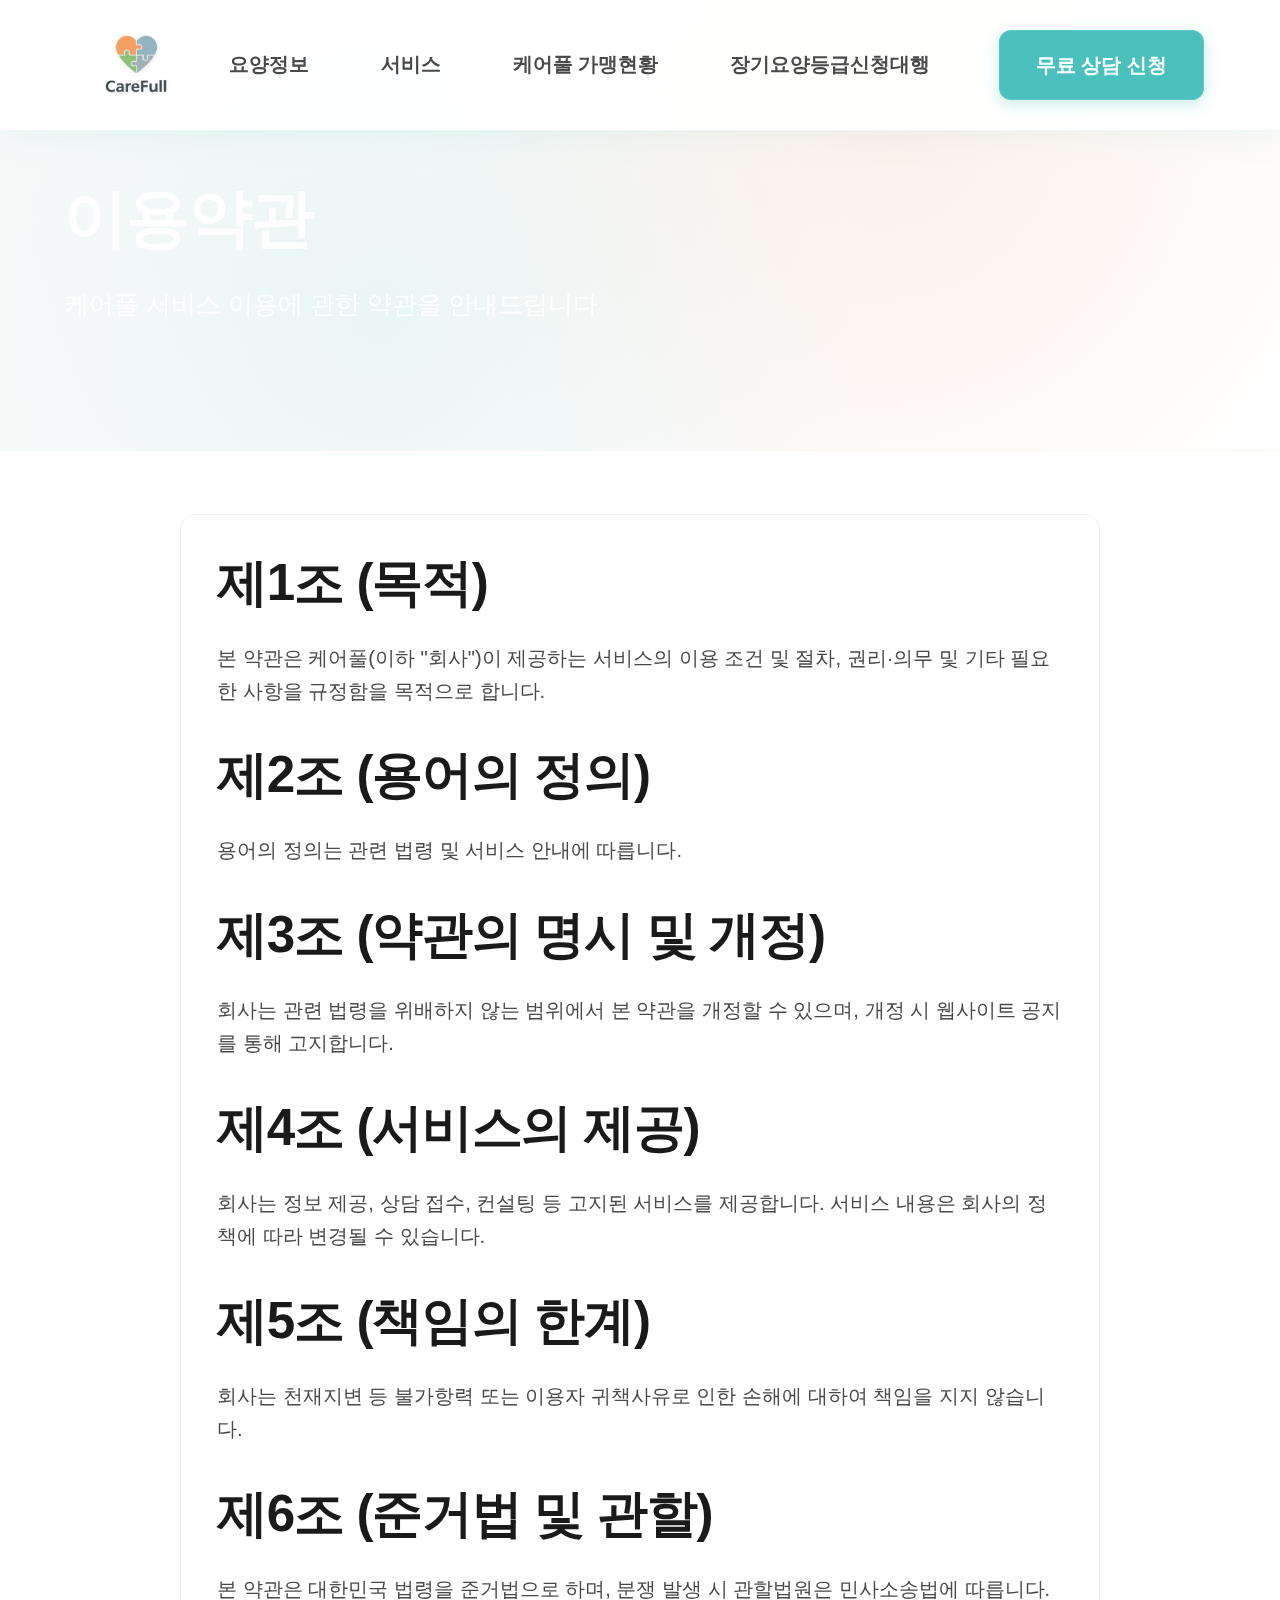
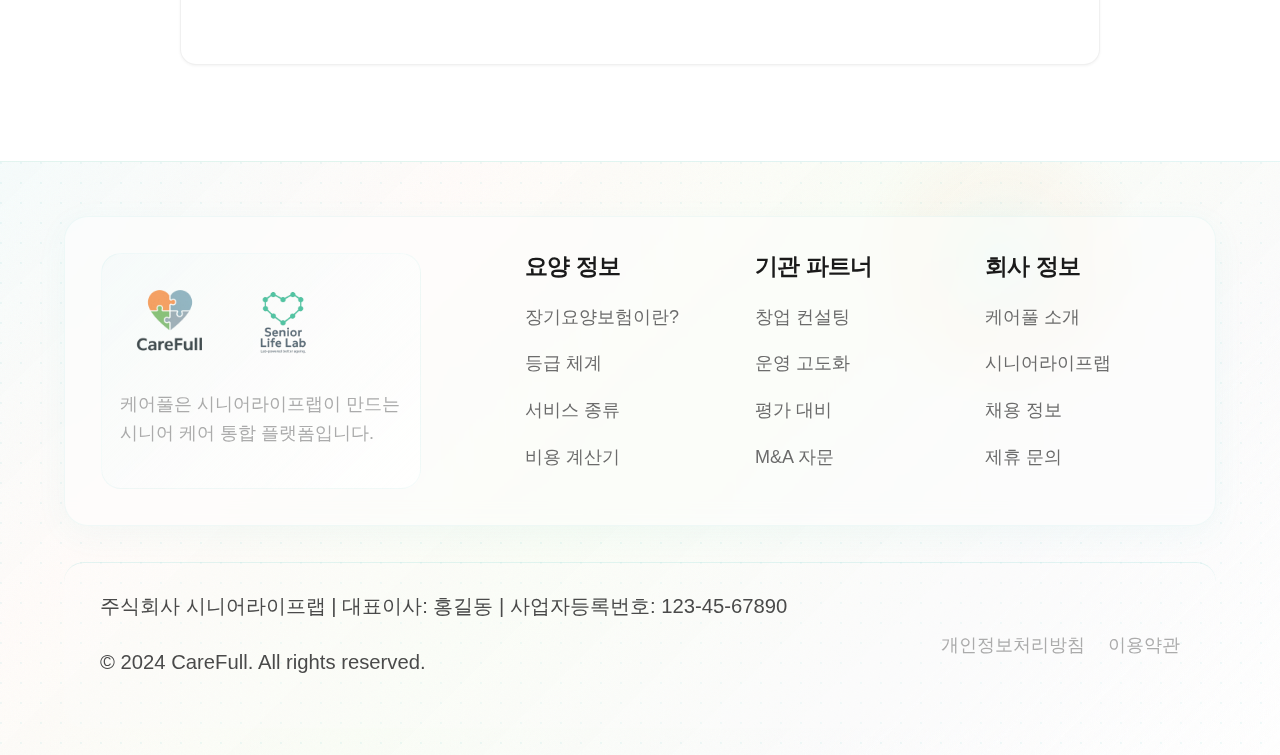
<file: terms.html>
<!DOCTYPE html>
<html lang="ko">
<head>
    <meta charset="UTF-8">
    <meta name="viewport" content="width=device-width, initial-scale=1.0">
    <title>이용약관 - 케어풀</title>
    <meta name="description" content="케어풀 이용약관. 서비스 이용 조건, 권리와 의무, 면책, 분쟁 해결에 관한 사항.">
    <meta property="og:title" content="이용약관 - 케어풀">
    <meta property="og:description" content="케어풀 서비스 이용에 관한 약관입니다.">
    <meta property="og:type" content="website">
    <meta property="og:url" content="https://angelon000.github.io/carefull-website/terms.html">
    <meta property="og:image" content="https://angelon000.github.io/carefull-website/img/hero-professional-setting.jpg">
    <meta name="twitter:card" content="summary_large_image">
    <link rel="canonical" href="https://angelon000.github.io/carefull-website/terms.html">
    <link rel="stylesheet" href="style.css">
    <link rel="icon" type="image/png" href="img/케어풀로고(배경투명).png">
</head>
<body>
    <nav class="nav">
        <div class="container nav__container">
            <a href="index.html" class="nav__logo">
                <img src="img/케어풀로고(배경투명).png" alt="케어풀 로고">
            </a>
            <ul class="nav__menu">
                <li><a href="ltci-guide.html" class="nav__link">요양정보</a></li>
                <li><a href="b2b_services.html" class="nav__link">서비스</a></li>
                <li><a href="portfolio.html" class="nav__link">케어풀 가맹현황</a></li>
                <li><a href="ltci-apply.html" class="nav__link">장기요양등급신청대행</a></li>
            </ul>
            <div class="nav__cta">
                <a href="index.html#contact" class="btn btn--primary">무료 상담 신청</a>
            </div>
            <button class="nav__toggle" aria-label="메뉴 열기">
                <svg width="24" height="24" viewBox="0 0 24 24" fill="none" stroke="currentColor" stroke-width="2">
                    <line x1="3" y1="6" x2="21" y2="6"></line>
                    <line x1="3" y1="12" x2="21" y2="12"></line>
                    <line x1="3" y1="18" x2="21" y2="18"></line>
                </svg>
            </button>
        </div>
    </nav>

    <main>
        <section class="hero" style="min-height: 40vh; position: relative; overflow: hidden;">
            <div class="hero-bg" style="position: absolute; inset: 0; z-index: -1;">
                <picture>
                    <source srcset="img/hero-professional-setting.webp" type="image/webp">
                    <img src="img/hero-professional-setting.jpg" alt="이용약관 배경" style="width:100%; height:100%; object-fit: cover;">
                </picture>
                <div style="position:absolute; inset:0; background: linear-gradient(135deg, rgba(74,193,188,.85), rgba(255,138,72,.6));"></div>
            </div>
            <div class="container" style="position:relative; z-index:1;">
                <div class="hero__content">
                    <h1 class="hero__title" style="color:#fff;">이용약관</h1>
                    <p class="hero__subtitle" style="color: rgba(255,255,255,.95);">케어풀 서비스 이용에 관한 약관을 안내드립니다</p>
                </div>
            </div>
        </section>

        <section class="section">
            <div class="container">
                <div class="card" style="max-width: 920px; margin: 0 auto;">
                    <h2 class="mb-3">제1조 (목적)</h2>
                    <p>본 약관은 케어풀(이하 "회사")이 제공하는 서비스의 이용 조건 및 절차, 권리·의무 및 기타 필요한 사항을 규정함을 목적으로 합니다.</p>

                    <h2 class="mb-3 mt-4">제2조 (용어의 정의)</h2>
                    <p>용어의 정의는 관련 법령 및 서비스 안내에 따릅니다.</p>

                    <h2 class="mb-3 mt-4">제3조 (약관의 명시 및 개정)</h2>
                    <p>회사는 관련 법령을 위배하지 않는 범위에서 본 약관을 개정할 수 있으며, 개정 시 웹사이트 공지를 통해 고지합니다.</p>

                    <h2 class="mb-3 mt-4">제4조 (서비스의 제공)</h2>
                    <p>회사는 정보 제공, 상담 접수, 컨설팅 등 고지된 서비스를 제공합니다. 서비스 내용은 회사의 정책에 따라 변경될 수 있습니다.</p>

                    <h2 class="mb-3 mt-4">제5조 (책임의 한계)</h2>
                    <p>회사는 천재지변 등 불가항력 또는 이용자 귀책사유로 인한 손해에 대하여 책임을 지지 않습니다.</p>

                    <h2 class="mb-3 mt-4">제6조 (준거법 및 관할)</h2>
                    <p>본 약관은 대한민국 법령을 준거법으로 하며, 분쟁 발생 시 관할법원은 민사소송법에 따릅니다.</p>
                </div>
            </div>
        </section>
    </main>

    <footer class="footer">
        <div class="container">
            <div class="footer__content">
                <div class="footer__brand">
                    <div class="footer__logos">
                        <img src="img/케어풀로고(배경투명).png" alt="케어풀" class="footer__logo">
                        <img src="img/시니어라이프랩_로고(배경투명).png" alt="시니어라이프랩" class="footer__logo footer__logo--secondary">
                    </div>
                    <p class="footer__description">케어풀은 시니어라이프랩이 만드는 시니어 케어 통합 플랫폼입니다.</p>
                </div>
                <div class="footer__column">
                    <h4>요양 정보</h4>
                    <ul class="footer__list">
                        <li><a href="ltci-guide.html">장기요양보험이란?</a></li>
                        <li><a href="ltci-guide.html#grades">등급 체계</a></li>
                        <li><a href="ltci-guide.html#services">서비스 종류</a></li>
                        <li><a href="ltci-guide.html#calculator">비용 계산기</a></li>
                    </ul>
                </div>
                <div class="footer__column">
                    <h4>기관 파트너</h4>
                    <ul class="footer__list">
                        <li><a href="b2b_services.html#services">창업 컨설팅</a></li>
                        <li><a href="b2b_services.html#services">운영 고도화</a></li>
                        <li><a href="b2b_services.html#services">평가 대비</a></li>
                        <li><a href="b2b_services.html#services">M&A 자문</a></li>
                    </ul>
                </div>
                <div class="footer__column">
                    <h4>회사 정보</h4>
                    <ul class="footer__list">
                        <li><a href="about.html">케어풀 소개</a></li>
                        <li><a href="about.html">시니어라이프랩</a></li>
                        <li><a href="index.html#contact">채용 정보</a></li>
                        <li><a href="index.html#contact">제휴 문의</a></li>
                    </ul>
                </div>
            </div>
            <div class="footer__bottom">
                <div class="footer__copyright">
                    <p>주식회사 시니어라이프랩 | 대표이사: 홍길동 | 사업자등록번호: 123-45-67890</p>
                    <p>© 2024 CareFull. All rights reserved.</p>
                </div>
                <div class="footer__legal">
                    <a href="privacy.html" style="color: var(--gray-400); text-decoration: none; margin-right: 1rem;">개인정보처리방침</a>
                    <a href="terms.html" style="color: var(--gray-400); text-decoration: none;">이용약관</a>
                </div>
            </div>
        </div>
    </footer>

    <script src="script.js"></script>
    <script src="image-manager.js"></script>
</body>
</html>
</file>
<file: style.css>
.hero--tight + .section,
.hero + .section {
    padding-top: 64px;
}

@media (max-width: 768px) {
    .hero--tight + .section,
    .hero + .section {
        padding-top: 40px;
    }
}
/* 토스 스타일 디자인 시스템 - CareFull */

/* 1. CSS Reset & Base */
* {
    margin: 0;
    padding: 0;
    box-sizing: border-box;
}

html {
    font-size: 18px; /* Senior-friendly base font size - increased from 16px */
    -webkit-font-smoothing: antialiased;
    -moz-osx-font-smoothing: grayscale;
    scroll-behavior: smooth;
}

/* Image Loading Animation */
@keyframes loading {
    0% { background-position: 200% 0; }
    100% { background-position: -200% 0; }
}

.image-credit {
    font-size: var(--font-size-sm) !important; /* 15.75px - improved from 13.5px for seniors */
    line-height: 1.4 !important; /* Improved line height for readability */
}

.image-credit a {
    color: inherit !important;
    text-decoration: underline !important;
}

.image-credit a:hover {
    text-decoration: none !important;
}

/* Professional Image Sizing & Layout */
.hero-bg img,
.feature__image img,
img[data-category] {
    width: 100%;
    height: 100%;
    object-fit: cover;
    object-position: center;
    display: block;
    transition: transform 0.3s ease, opacity 0.3s ease;
}

/* Card Images - Consistent Heights */
.card img,
.card [style*="height: 200px"] img,
.card [style*="height: 150px"] img {
    width: 100%;
    height: 100%;
    object-fit: cover;
    object-position: center;
    border-radius: inherit;
}

/* Hero Section Images */
.hero-bg {
    position: absolute;
    top: 0;
    left: 0;
    right: 0;
    bottom: 0;
    z-index: 0;
    overflow: hidden;
    will-change: transform;
}

.hero-bg img {
    min-width: 100%;
    min-height: 100%;
    object-fit: cover;
    object-position: center;
    transform: translateZ(0);
    will-change: opacity, transform;
}

/* Background Images - Professional Overlay */
[style*="background:"] {
    position: relative;
}

/* Feature Images - Professional Aspect Ratio */
.feature__image {
    position: relative;
    border-radius: 24px;
    overflow: hidden;
    box-shadow: var(--shadow-xl);
    min-height: 400px;
}

.feature__image img {
    transition: transform 0.3s ease;
}

.feature__image:hover img {
    transform: scale(1.02);
}

/* Card Image Containers - Precise Heights */
.card [style*="height: 200px"],
.card [style*="height: 150px"] {
    position: relative;
    overflow: hidden;
    border-radius: 16px 16px 0 0;
    background: var(--gray-100);
}

/* Logo Images - Professional Scaling */
.nav__logo img,
.footer__logo {
    height: auto;
    max-height: 100%;
    width: auto;
    object-fit: contain;
    object-position: center;
}

/* Vision Card Images */
.vision-icon {
    display: flex;
    align-items: center;
    justify-content: center;
    font-size: 2.5rem;
    line-height: 1;
}

/* About - circle visual container (shared) */
.circle-visual {
    background: linear-gradient(180deg, rgba(74,193,188,0.08) 0%, rgba(74,193,188,0.04) 100%), #ffffff;
    border-radius: var(--radius-xl);
    padding: 24px;
    box-shadow: 0 16px 30px rgba(74,193,188,0.12);
    border: 1px solid var(--gray-100);
}
.circle-visual img { width: 100%; height: 100%; object-fit: contain; display: block; filter: drop-shadow(0 6px 16px rgba(0,0,0,0.18)); }

/* Modern tokens & components */
.eyebrow {
    display: inline-block;
    font-size: var(--font-size-sm); /* 15.75px - maintained readable size */
    font-weight: 700;
    letter-spacing: 0.08em;
    text-transform: uppercase;
    color: var(--primary-teal);
    margin-bottom: 0.75rem;
}

.button-group { display: flex; gap: 0.75rem; flex-wrap: wrap; }

.chips { display: flex; flex-wrap: wrap; gap: 0.5rem; margin-top: 1rem; }
.chip {
    display: inline-flex;
    align-items: center;
    gap: 0.4rem;
    padding: 0.5rem 0.75rem;
    border-radius: 999px;
    background: var(--bg-secondary);
    color: var(--gray-700);
    border: 1px solid var(--gray-200);
    font-weight: 600;
    font-size: var(--font-size-base); /* 18px - improved from 16.875px for seniors */
}

.section--soft {
    background: linear-gradient(180deg, #ffffff 0%, rgba(74, 193, 188, 0.06) 100%);
}

.surface-card {
    background: #fff;
    border: 1px solid var(--gray-100);
    border-radius: var(--radius-lg);
    box-shadow: var(--shadow-md);
    padding: 2rem;
}

/* About anchors quick-access (sticky mini nav) */
/* Unified section variants */
.section--alt { background: linear-gradient(180deg, #ffffff 0%, rgba(255, 138, 72, 0.05) 40%, rgba(74, 193, 188, 0.05) 100%); }

/* Title group */
.title-group { margin-bottom: 1.25rem; }
.title-group .eyebrow { margin-bottom: 0.5rem; }
.title-group .lead { font-size: 1.125rem; color: var(--gray-700); margin-top: 0.25rem; }

/* Metrics */
.metrics { display: grid; grid-template-columns: repeat(4, minmax(0, 1fr)); gap: 1.5rem; margin-top: 1.5rem; align-items: stretch; }
.metric { background: #fff; border: 1px solid var(--gray-100); border-radius: 16px; box-shadow: var(--shadow-sm); padding: 1.5rem; text-align: center; display: grid; align-content: center; justify-items: center; min-height: 136px; }
.metric__num { font-size: 2rem; font-weight: 800; color: var(--primary-dark); line-height: 1; white-space: nowrap; }
.metric__label { margin-top: 0.5rem; color: var(--gray-600); font-weight: 600; line-height: 1.35; }

@media (max-width: 1024px) { .metrics { grid-template-columns: repeat(2, minmax(0, 1fr)); } }
@media (max-width: 560px) { .metrics { grid-template-columns: 1fr; gap: 1rem; } .metric { min-height: 120px; padding: 1.25rem; } }

/* CTA banner */
.cta-banner { background: linear-gradient(135deg, var(--primary-teal), #3AABA5); color: #fff; border-radius: 24px; padding: 2.5rem; text-align: center; box-shadow: var(--shadow-lg); }
.cta-banner .btn { margin-top: 0.75rem; }

/* Check list */
.list--check { list-style: none; padding: 0; margin: 0; display: grid; gap: 0.5rem; }
.list--check li { position: relative; padding-left: 1.5rem; }
.list--check li::before { content: '✔'; position: absolute; left: 0; top: 0; color: var(--primary-green); font-weight: 800; }

/* Consistent story-section spacing */
.story-section { padding: var(--section-y) 0; }
@media (max-width: 768px) { .story-section { padding: 64px 0; } }

/* Mobile Image Optimization */
@media (max-width: 768px) {
    .hero-bg img,
    .feature__image img {
        object-position: center center;
    }
    
    .card [style*="height: 200px"] {
        height: 150px !important;
    }
    
    .card [style*="height: 150px"] {
        height: 120px !important;
    }
    
    .feature__image {
        min-height: 300px;
    }
}

/* Compact section modifier */
.section--compact { padding: 48px 0; }
.section--compact .feature { padding: 0; gap: 2rem; }
.section--compact .feature__image { min-height: 260px; }
.section--compact .feature__image img { height: 260px; object-fit: cover; }
.section--compact .feature__content h2 { margin-bottom: 0.75rem; }
.section--compact .subtitle { margin-bottom: 1rem; }
.section--compact .stats { padding: 1.25rem; gap: 1rem; border-radius: 16px; }

@media (max-width: 768px) {
    .section--compact { padding: 36px 0; }
    .section--compact .feature__image { min-height: 200px; }
    .section--compact .feature__image img { height: 200px; }
}

body {
    font-family: 'Pretendard', -apple-system, BlinkMacSystemFont, 'Segoe UI', 'Noto Sans KR', sans-serif;
    color: #1a1a1a;
    background-color: #ffffff;
    line-height: 1.6; /* Optimal line height for senior readability */
    overflow-x: hidden;
    font-size: 1rem; /* Now equals 18px due to html font-size change */
}

/* 2. Senior-Friendly Typography System */
h1, h2, h3, h4, h5, h6 {
    font-weight: 700;
    line-height: var(--line-height-snug);
    color: var(--gray-900);
    letter-spacing: -0.025em;
}

h1 {
    font-size: clamp(var(--font-size-4xl), 5vw, var(--font-size-6xl));
    line-height: var(--line-height-tight);
    margin-bottom: 1rem;
}

h2 {
    font-size: clamp(var(--font-size-3xl), 4vw, var(--font-size-5xl));
    line-height: var(--line-height-tight);
    margin-bottom: 1rem;
}

h3 {
    font-size: clamp(var(--font-size-2xl), 3vw, var(--font-size-4xl));
    line-height: var(--line-height-snug);
    margin-bottom: 0.75rem;
}

h4 {
    font-size: clamp(var(--font-size-xl), 2.5vw, var(--font-size-3xl));
    line-height: var(--line-height-snug);
    margin-bottom: 0.75rem;
}

h5 {
    font-size: clamp(var(--font-size-lg), 2vw, var(--font-size-2xl));
    line-height: var(--line-height-normal);
    margin-bottom: 0.5rem;
}

h6 {
    font-size: var(--font-size-lg);
    line-height: var(--line-height-normal);
    margin-bottom: 0.5rem;
}

/* Body text - optimized for senior readability */
p {
    font-size: var(--font-size-lg); /* 20.25px - larger than standard for seniors */
    line-height: var(--line-height-relaxed); /* 1.625 for better readability */
    color: var(--gray-700);
    margin-bottom: 1.25rem;
}

/* Subtitle text */
.subtitle {
    font-size: var(--font-size-xl); /* 22.5px */
    line-height: var(--line-height-relaxed);
    color: var(--gray-600);
    font-weight: 400;
    margin-bottom: 1rem;
}

/* Small text - but still readable for seniors */
small, .text-sm {
    font-size: var(--font-size-sm); /* 15.75px - larger than typical small text */
    line-height: var(--line-height-normal);
    color: var(--gray-600);
}

/* Large text for emphasis */
.text-lg {
    font-size: var(--font-size-xl);
    line-height: var(--line-height-relaxed);
}

/* Extra small text - minimum readable size */
.text-xs {
    font-size: var(--font-size-xs); /* 13.5px - minimum for accessibility */
    line-height: var(--line-height-normal);
    color: var(--gray-500);
}

/* 3. Color System */
:root {
    /* Primary Colors from Logo */
    --primary-orange: #FF8A48;
    --primary-teal: #4AC1BC;
    --primary-green: #7ED321;
    --primary-dark: #3C4858;
    
    /* Neutral Colors */
    --gray-900: #1a1a1a;
    --gray-800: #333333;
    --gray-700: #4a4a4a;
    --gray-600: #6b6b6b;
    --gray-500: #8b8b8b;
    --gray-400: #ababab;
    --gray-300: #d1d1d1;
    --gray-200: #e8e8e8;
    --gray-100: #f4f4f4;
    --gray-50: #f9f9f9;
    
    /* Semantic Colors */
    --success: #4CAF50;
    --warning: #FF9800;
    --error: #F44336;
    --info: #2196F3;
    
    /* Background Colors */
    --bg-primary: #ffffff;
    --bg-secondary: #f9f9f9;
    --bg-tertiary: #f4f4f4;
    
    /* Senior-Friendly Typography System */
    /* Base: 18px (html font-size) for optimal senior readability */
    --font-size-xs: 0.75rem;    /* 13.5px - minimum for captions */
    --font-size-sm: 0.875rem;   /* 15.75px - small text */
    --font-size-base: 1rem;     /* 18px - body text (senior-friendly) */
    --font-size-lg: 1.125rem;   /* 20.25px - large body text */
    --font-size-xl: 1.25rem;    /* 22.5px - subtitle */
    --font-size-2xl: 1.5rem;    /* 27px - small heading */
    --font-size-3xl: 1.875rem;  /* 33.75px - medium heading */
    --font-size-4xl: 2.25rem;   /* 40.5px - large heading */
    --font-size-5xl: 3rem;      /* 54px - extra large heading */
    --font-size-6xl: 3.75rem;   /* 67.5px - hero heading */
    
    /* Line Heights */
    --line-height-tight: 1.25;
    --line-height-snug: 1.375;
    --line-height-normal: 1.5;
    --line-height-relaxed: 1.625;
    --line-height-loose: 2;
    
    /* Shadows */
    --shadow-sm: 0 1px 3px rgba(0, 0, 0, 0.05);
    --shadow-md: 0 4px 6px rgba(0, 0, 0, 0.07);
    --shadow-lg: 0 10px 15px rgba(0, 0, 0, 0.1);
    --shadow-xl: 0 20px 25px rgba(0, 0, 0, 0.1);

    /* Design tokens - spacing & radius */
    --section-y: 96px;
    --radius-lg: 20px;
    --radius-xl: 24px;
}

/* 4. Layout System */
.container {
    width: 100%;
    max-width: 1200px;
    margin: 0 auto;
    padding: 0 24px;
}

.section { padding: var(--section-y) 0; }

.section--large {
    padding: 120px 0;
}

/* 5. Components */

/* Navigation - Ultra Clean Minimal */
.nav {
    position: fixed;
    top: 0;
    left: 0;
    right: 0;
    background: rgba(255, 255, 255, 0.95);
    backdrop-filter: blur(20px) saturate(200%);
    -webkit-backdrop-filter: blur(20px) saturate(200%);
    border-bottom: 1px solid rgba(74, 193, 188, 0.1);
    z-index: 1000;
    transition: all 0.3s cubic-bezier(0.4, 0, 0.2, 1);
    box-shadow: 0 4px 32px rgba(74, 193, 188, 0.1);
}

.nav.scrolled {
    background: rgba(255, 255, 255, 0.95);
    backdrop-filter: blur(24px) saturate(200%);
    -webkit-backdrop-filter: blur(24px) saturate(200%);
    border-bottom-color: rgba(74, 193, 188, 0.15);
    box-shadow: 0 8px 32px rgba(31, 38, 135, 0.15);
    border: 1px solid rgba(255, 255, 255, 0.25);
}

.nav__container {
    display: flex;
    align-items: center;
    justify-content: space-between;
    height: 130px;
    padding: 0 2rem;
}

.nav__logo {
    display: flex;
    align-items: center;
    height: 120px;
    padding: 0.75rem;
    border-radius: 16px;
    transition: all 0.3s cubic-bezier(0.4, 0, 0.2, 1);
    position: relative;
    text-decoration: none;
}

.nav__logo::before {
    content: '';
    position: absolute;
    inset: 0;
    background: rgba(74, 193, 188, 0.04);
    border-radius: 16px;
    opacity: 0;
    transition: opacity 0.2s ease;
}

.nav__logo:hover::before {
    opacity: 1;
}

.nav__logo img {
    height: 100%;
    width: auto;
    position: relative;
    z-index: 1;
    filter: drop-shadow(0 1px 2px rgba(0, 0, 0, 0.1));
    transition: transform 0.2s ease;
}

.nav__logo:hover img {
    transform: scale(1.05);
}

.nav__menu {
    display: flex;
    align-items: center;
    gap: 2.5rem;
    list-style: none;
    white-space: nowrap;
    flex-wrap: nowrap;
}

.nav__link {
    color: var(--gray-700);
    text-decoration: none;
    font-size: 1.125rem;
    font-weight: 600;
    transition: all 0.2s ease;
    padding: 0.75rem 0.75rem;
    position: relative;
    border-radius: 8px;
    white-space: nowrap;
    word-break: keep-all;
    line-height: 1.2;
}

.nav__link::after {
    content: '';
    position: absolute;
    bottom: -2px;
    left: 0;
    width: 0;
    height: 2px;
    background: var(--primary-teal);
    transition: width 0.2s ease;
}

.nav__link:hover {
    color: var(--primary-teal);
    background: rgba(74, 193, 188, 0.1);
    transform: translateY(-2px);
}

.nav__link:hover::after {
    width: 100%;
}

.nav__cta {
    margin-left: 2rem;
}

.nav__cta .btn {
    background: var(--primary-teal);
    color: white;
    font-weight: 600;
    padding: 1rem 2rem;
    border-radius: 12px;
    box-shadow: 0 4px 16px rgba(74, 193, 188, 0.3);
    transition: all 0.3s ease;
    font-size: 1.125rem;
    position: relative;
    overflow: hidden;
}

.nav__cta .btn:hover {
    background: #3AABA5;
    transform: translateY(-3px);
    box-shadow: 0 8px 32px rgba(74, 193, 188, 0.4);
}

/* Modern Buttons with Glassmorphism */
.btn {
    display: inline-flex;
    align-items: center;
    justify-content: center;
    padding: 0.875rem 2rem;
    font-size: 1rem;
    font-weight: 600;
    border-radius: 14px;
    text-decoration: none;
    transition: all 0.3s cubic-bezier(0.4, 0, 0.2, 1);
    cursor: pointer;
    border: none;
    outline: none;
    white-space: nowrap;
    position: relative;
    overflow: hidden;
    word-break: keep-all;
}

.btn::before {
    content: '';
    position: absolute;
    top: 50%;
    left: 50%;
    width: 0;
    height: 0;
    background: radial-gradient(circle, rgba(255, 255, 255, 0.3) 0%, transparent 70%);
    border-radius: 50%;
    transition: all 0.4s ease;
    transform: translate(-50%, -50%);
}

.btn:hover::before {
    width: 300%;
    height: 300%;
}

.btn--primary {
    background: linear-gradient(135deg, var(--primary-teal) 0%, #3AABA5 100%);
    color: white;
    box-shadow: 0 4px 16px rgba(74, 193, 188, 0.2);
    border: 1px solid rgba(255, 255, 255, 0.1);
}

.btn--primary:hover {
    background: linear-gradient(135deg, #3AABA5 0%, var(--primary-teal) 100%);
    transform: translateY(-3px) scale(1.02);
    box-shadow: 0 8px 25px rgba(74, 193, 188, 0.4);
}

.btn--secondary {
    background: var(--gray-100);
    color: var(--gray-800);
}

.btn--secondary:hover {
    background: var(--gray-200);
    transform: translateY(-1px);
}

.btn--outline {
    background: transparent;
    color: var(--primary-teal);
    border: 2px solid var(--primary-teal);
}

.btn--outline:hover {
    background: var(--primary-teal);
    color: white;
}

.btn--large {
    padding: 1.125rem 2.5rem;
    font-size: 1.125rem;
}

.btn--block {
    width: 100%;
}

/* Ultra Clean Minimal Cards */
.service-card {
    background: white;
    border-radius: 24px;
    padding: 3rem;
    box-shadow: var(--shadow-lg);
    position: relative;
    overflow: hidden;
    border: 1px solid var(--gray-100);
}

.service-card::before {
    content: '';
    position: absolute;
    top: 0;
    left: 0;
    right: 0;
    height: 4px;
    background: linear-gradient(90deg, var(--primary-teal), var(--primary-green));
}

.card {
    background: white;
    border-radius: 16px;
    padding: 2rem;
    box-shadow: 0 1px 3px rgba(0, 0, 0, 0.05);
    transition: all 0.3s ease;
    border: 1px solid rgba(0, 0, 0, 0.06);
    position: relative;
}

.card__title {
    word-break: keep-all;
    line-height: 1.3;
    min-height: 2.6em; /* 두 줄 고정 높이 */
}

.card:hover {
    box-shadow: 0 4px 12px rgba(0, 0, 0, 0.08);
    transform: translateY(-4px);
    border-color: rgba(74, 193, 188, 0.15);
}

.card__icon {
    width: 56px;
    height: 56px;
    display: flex;
    align-items: center;
    justify-content: center;
    background: rgba(74, 193, 188, 0.08);
    border-radius: 12px;
    margin-bottom: 1.5rem;
    font-size: 1.75rem;
    transition: all 0.2s ease;
}

.card:hover .card__icon {
    background: rgba(74, 193, 188, 0.12);
    transform: translateY(-1px);
}

.card__title {
    font-size: 1.5rem;
    font-weight: 700;
    margin-bottom: 0.75rem;
    color: var(--gray-900);
}

.card__description {
    font-size: 1rem;
    line-height: 1.6;
    color: var(--gray-600);
}

/* Hero Section */
.hero {
    padding-top: 160px;
    padding-bottom: 80px;
    min-height: 70vh;
    display: flex;
    align-items: center;
    background: linear-gradient(135deg, var(--bg-secondary) 0%, var(--bg-primary) 100%);
    position: relative;
    overflow: hidden;
}

/* Story hero (About page) */
.story-hero { padding-top: 200px; min-height: 70vh; display: flex; align-items: center; }

.hero::before {
    content: '';
    position: absolute;
    top: 0;
    left: 0;
    right: 0;
    bottom: 0;
    background: radial-gradient(circle at 30% 70%, rgba(74, 193, 188, 0.1) 0%, transparent 50%),
                radial-gradient(circle at 70% 30%, rgba(255, 138, 72, 0.1) 0%, transparent 50%);
    pointer-events: none;
}

.hero__content {
    max-width: 720px;
    position: relative;
    z-index: 1;
    margin-top: 6vh;
}

.hero__content > * {
    animation: heroSlideUp 0.8s cubic-bezier(0.4, 0, 0.2, 1) backwards;
}

.hero__content h1 {
    animation-delay: 0.1s;
}

.hero__content p {
    animation-delay: 0.2s;
}

.hero__content .hero__buttons {
    animation-delay: 0.3s;
}

@keyframes heroSlideUp {
    from {
        opacity: 0;
        transform: translateY(30px);
    }
    to {
        opacity: 1;
        transform: translateY(0);
    }
}

.hero__title {
    margin-bottom: 1.5rem;
    word-break: keep-all;
}

.hero__subtitle {
    font-size: 1.375rem;
    color: var(--gray-600);
    margin-bottom: 2.5rem;
    line-height: 1.6;
}

/* Create consistent spacing after hero across pages */
.hero + .section { padding-top: 64px; }

.hero__buttons {
    display: flex;
    gap: 1rem;
    flex-wrap: wrap;
}
    .hero__content { margin-top: 2vh; }

/* Grid System */
.grid {
    display: grid;
    gap: 2rem;
    position: relative;
}

.grid--2 {
    grid-template-columns: repeat(auto-fit, minmax(300px, 1fr));
}

.grid--3 {
    grid-template-columns: repeat(auto-fit, minmax(280px, 1fr));
}

.grid--4 {
    grid-template-columns: repeat(auto-fit, minmax(250px, 1fr));
}

/* Modern Section Styling */
.section {
    position: relative;
    overflow: hidden;
}

.section::before {
    content: '';
    position: absolute;
    top: 0;
    left: -50%;
    width: 200%;
    height: 1px;
    background: linear-gradient(90deg, 
        transparent 0%, 
        rgba(74, 193, 188, 0.1) 25%, 
        rgba(255, 138, 72, 0.1) 75%, 
        transparent 100%);
    animation: sectionLine 3s ease-in-out infinite;
}

@keyframes sectionLine {
    0%, 100% { 
        transform: translateX(-100%); 
        opacity: 0;
    }
    50% { 
        transform: translateX(0); 
        opacity: 1;
    }
}

/* Forms */
.form-group {
    margin-bottom: 1.5rem;
}

.form-label {
    display: block;
    font-size: 1rem;
    font-weight: 600;
    color: var(--gray-700);
    margin-bottom: 0.5rem;
}

.form-input {
    width: 100%;
    padding: 0.875rem 1rem;
    font-size: 1rem;
    border: 2px solid var(--gray-300);
    border-radius: 8px;
    background: white;
    transition: all 0.2s ease;
    font-family: inherit;
}

.form-input:focus {
    outline: none;
    border-color: var(--primary-teal);
    box-shadow: 0 0 0 3px rgba(74, 193, 188, 0.1);
}

.form-input::placeholder {
    color: var(--gray-500);
}

/* Calculator (global styles) */
.calculator { max-width: 800px; margin: 0 auto; }

.calculator__step {
    background: white;
    border-radius: 16px;
    padding: 2rem;
    margin-bottom: 2rem;
    box-shadow: var(--shadow-sm);
}

.calculator__progress { display: flex; justify-content: space-between; margin-bottom: 3rem; position: relative; }
.calculator__progress::before { content: ''; position: absolute; top: 20px; left: 0; right: 0; height: 2px; background: var(--gray-300); z-index: 0; }
.progress__step { position: relative; z-index: 1; text-align: center; flex: 1; }
.progress__number { width: 40px; height: 40px; background: var(--gray-300); color: var(--gray-600); border-radius: 50%; display: flex; align-items: center; justify-content: center; margin: 0 auto 0.5rem; font-weight: 700; transition: all 0.3s ease; }
.progress__step.active .progress__number { background: var(--primary-teal); color: #fff; transform: scale(1.1); }
.progress__label { font-size: var(--font-size-base); color: var(--gray-600); } /* 18px - improved from 15.75px for seniors */

.option-grid { display: grid; grid-template-columns: repeat(auto-fit, minmax(150px, 1fr)); gap: 1rem; margin-top: 1.5rem; }
.option-card { padding: 1.5rem; border: 2px solid var(--gray-300); border-radius: 12px; text-align: center; cursor: pointer; transition: all 0.2s ease; background: white; min-height: 120px; display: flex; flex-direction: column; justify-content: center; align-items: center; position: relative; outline: none; }
.option-card:hover { border-color: var(--primary-teal); transform: translateY(-2px); box-shadow: var(--shadow-md); }
.option-card.selected { border-color: var(--primary-teal); background: rgba(74, 193, 188, 0.06); box-shadow: 0 0 0 3px rgba(74, 193, 188, 0.15), var(--shadow-md); transform: translateY(-2px); }
.option-card.selected h4 { color: var(--primary-teal); }
.option-card.selected::after { content: '✓'; position: absolute; top: 10px; right: 10px; width: 28px; height: 28px; border-radius: 50%; background: var(--primary-teal); color: #fff; font-weight: 700; display: inline-flex; align-items: center; justify-content: center; font-size: 16px; box-shadow: 0 2px 6px rgba(0,0,0,0.15); }
.option-card:focus-visible { box-shadow: 0 0 0 3px rgba(74, 193, 188, 0.35), var(--shadow-md); border-color: var(--primary-teal); }
.option-card h4 { margin-bottom: 0.5rem; color: var(--gray-900); }
.option-card p { font-size: var(--font-size-base); color: var(--gray-600); margin: 0; min-height: 2.5rem; display: flex; align-items: center; justify-content: center; text-align: center; } /* 18px - improved from 15.75px for seniors */

.result-card { background: linear-gradient(135deg, var(--primary-teal), #3AABA5); color: #fff; padding: 3rem; border-radius: 24px; text-align: center; margin-bottom: 2rem; }
.result-amount { font-size: 3rem; font-weight: 700; margin: 1rem 0; }
.result-breakdown { display: grid; grid-template-columns: repeat(3, 1fr); gap: 2rem; margin-top: 2rem; padding-top: 2rem; border-top: 1px solid rgba(255,255,255,0.3); }
.breakdown-item { text-align: center; }
.breakdown-label { font-size: var(--font-size-base); opacity: 0.9; margin-bottom: 0.5rem; } /* 18px - improved from 15.75px for seniors */
.breakdown-value { font-size: 1.5rem; font-weight: 700; }

.service-selector { display: grid; grid-template-columns: repeat(auto-fit, minmax(200px, 1fr)); gap: 1rem; margin-top: 1.5rem; }
.service-item { padding: 1.25rem; border: 2px solid var(--gray-300); border-radius: 12px; cursor: pointer; transition: all 0.2s ease; }
.service-item:hover { border-color: var(--primary-teal); }
.service-item.selected { border-color: var(--primary-teal); background: rgba(74, 193, 188, 0.05); }

/* Calculator fine-tuning */
.calculator__step h2 { margin-bottom: 0.75rem; }
.step-media { height: 120px; overflow: hidden; margin: -2rem -2rem 2rem; border-radius: 16px 16px 0 0; }
.step-media img { width: 100%; height: 100%; object-fit: cover; display: block; }

@media (max-width: 480px) {
    .calculator__progress { gap: 6px; }
    .progress__number { width: 32px; height: 32px; }
    .progress__label { display: none; }
}

/* Process Steps */
.process {
    display: flex;
    gap: 2rem;
    position: relative;
    padding: 2rem 0;
}

.process__step {
    flex: 1;
    text-align: center;
    position: relative;
}

.process__number {
    width: 56px;
    height: 56px;
    background: var(--primary-teal);
    color: white;
    border-radius: 50%;
    display: flex;
    align-items: center;
    justify-content: center;
    font-size: 1.5rem;
    font-weight: 700;
    margin: 0 auto 1.5rem;
}

.process__title {
    font-size: 1.25rem;
    font-weight: 700;
    margin-bottom: 0.5rem;
    color: var(--gray-900);
}

.process__description {
    font-size: 1rem;
    color: var(--gray-600);
    line-height: 1.5;
}

/* Feature Grid */
.feature {
    display: grid;
    grid-template-columns: 1fr 1fr;
    gap: 4rem;
    align-items: center;
    padding: 4rem 0;
}

.feature--reverse {
    direction: rtl;
}

.feature--reverse > * {
    direction: ltr;
}

.feature__content {
    max-width: 500px;
}

.feature__content li { word-break: keep-all; }

.feature__image {
    position: relative;
    border-radius: 24px;
    overflow: hidden;
    box-shadow: var(--shadow-xl);
}

.feature__image img {
    width: 100%;
    height: auto;
    display: block;
}

/* Stats */
.stats {
    display: grid;
    grid-template-columns: repeat(3, minmax(140px, 1fr));
    gap: 2rem;
    padding: 3rem;
    background: var(--bg-secondary);
    border-radius: 24px;
    align-items: center;
}

.stat {
    text-align: center;
}

.stat__number {
    font-size: 3rem;
    font-weight: 700;
    color: var(--primary-teal);
    line-height: 1;
    margin-bottom: 0.5rem;
}

.stat__label {
    font-size: 1.125rem;
    color: var(--gray-600);
}

/* Footer - 2024-2025 Modern Design with Brand Colors */
.footer {
    /* 시니어 친화적 그라데이션 배경 - 부드럽고 신뢰감 있는 톤 */
    background: linear-gradient(135deg, 
        rgba(74, 193, 188, 0.05) 0%,     /* 케어풀 틸 - 신뢰와 안정감 */
        rgba(255, 138, 72, 0.03) 25%,    /* 케어풀 오렌지 - 친화성과 접근성 */
        rgba(126, 211, 33, 0.04) 50%,    /* 케어풀 그린 - 성장과 안정 */
        rgba(60, 72, 88, 0.02) 75%,      /* 케어풀 다크 - 전문성 */
        #ffffff 100%                      /* 순백 - 깔끔함 */
    );
    
    /* 미세한 텍스처 오버레이로 깊이감 추가 */
    position: relative;
    color: var(--gray-700);
    padding: 3rem 0 1.5rem;
    border-top: 1px solid rgba(74, 193, 188, 0.15);
    overflow: hidden;
}

/* 모던 텍스처 패턴 - 시각적 흥미와 브랜드 차별화 */
.footer::before {
    content: '';
    position: absolute;
    top: 0;
    left: 0;
    right: 0;
    bottom: 0;
    background-image: 
        /* 미세한 도트 패턴 */
        radial-gradient(circle at 1px 1px, rgba(74, 193, 188, 0.08) 1px, transparent 0),
        /* 부드러운 노이즈 텍스처 */
        url("data:image/svg+xml,%3Csvg viewBox='0 0 400 400' xmlns='http://www.w3.org/2000/svg'%3E%3Cfilter id='noiseFilter'%3E%3CfeTurbulence type='fractalNoise' baseFrequency='0.9' numOctaves='4' stitchTiles='stitch'/%3E%3C/filter%3E%3Crect width='100%25' height='100%25' filter='url(%23noiseFilter)' opacity='0.03'/%3E%3C/svg%3E");
    background-size: 20px 20px, 200px 200px;
    pointer-events: none;
    z-index: 0;
}

/* 브랜드 포인트 장식 요소 */
.footer::after {
    content: '';
    position: absolute;
    top: -50px;
    right: 10%;
    width: 300px;
    height: 300px;
    background: radial-gradient(
        circle,
        rgba(74, 193, 188, 0.06) 0%,
        rgba(255, 138, 72, 0.04) 40%,
        transparent 70%
    );
    border-radius: 50%;
    pointer-events: none;
    z-index: 0;
}

.footer__content {
    display: grid;
    grid-template-columns: 2fr 1fr 1fr 1fr;
    gap: 2rem;
    margin-bottom: 2rem;
    position: relative;
    z-index: 1;
    /* 미세한 배경 카드 효과로 가독성 향상 */
    background: rgba(255, 255, 255, 0.4);
    backdrop-filter: blur(10px);
    border-radius: var(--radius-xl);
    padding: 2rem;
    border: 1px solid rgba(74, 193, 188, 0.08);
    box-shadow: 0 8px 32px rgba(74, 193, 188, 0.06);
}

.footer__brand {
    max-width: 320px;
    position: relative;
    /* 브랜드 영역 강조를 위한 미세한 배경 */
    padding: 1rem;
    background: linear-gradient(135deg, 
        rgba(74, 193, 188, 0.03) 0%, 
        rgba(255, 255, 255, 0.8) 100%
    );
    border-radius: var(--radius-lg);
    border: 1px solid rgba(74, 193, 188, 0.06);
}

.footer__logos {
    display: flex;
    align-items: center;
    gap: 1rem;
    margin-bottom: 1rem;
    flex-wrap: wrap;
}

.footer__logo {
    height: 100px;
    width: auto;
    opacity: 1;
    transition: all 0.3s ease;
}

.footer__logo:hover {
    opacity: 1;
}

.footer__logo--secondary {
    height: 90px;
    opacity: 0.9;
}

.footer__description {
    font-size: 1rem;
    color: var(--gray-400);
    line-height: 1.6;
}

.footer__column h4 {
    font-size: 1.25rem;
    font-weight: 700;
    margin-bottom: 1rem;
    color: var(--gray-900);
    white-space: nowrap;
    word-break: keep-all;
    line-height: 1.2;
}

.footer__list {
    list-style: none;
}

.footer__list li {
    margin-bottom: 0.5rem;
}

.footer__list a {
    color: var(--gray-600);
    text-decoration: none;
    font-size: 1rem;
    transition: all 0.3s ease;
    padding: 0.25rem 0;
    display: block;
    white-space: nowrap;
    word-break: keep-all;
}

.footer__list a:hover {
    color: var(--primary-teal);
    transform: translateX(5px);
    background: linear-gradient(135deg, 
        rgba(74, 193, 188, 0.12) 0%, 
        rgba(255, 138, 72, 0.08) 100%
    );
    border-radius: 8px;
    padding-left: 0.75rem;
    box-shadow: 0 2px 8px rgba(74, 193, 188, 0.15);
}

.footer__slogan {
    text-align: center;
    margin: 2rem 0;
    position: relative;
    z-index: 1;
}

.footer__slogan-text {
    font-size: 1.5rem;
    font-weight: 600;
    color: var(--primary-teal);
    font-style: italic;
    text-shadow: 0 1px 2px rgba(0,0,0,0.1);
}

.footer__bottom {
    padding-top: 2rem;
    border-top: 1px solid rgba(74, 193, 188, 0.15);
    display: flex;
    justify-content: space-between;
    align-items: center;
    flex-wrap: wrap;
    gap: 1rem;
    position: relative;
    z-index: 1;
    /* 하단 영역 미세한 강조 */
    background: rgba(255, 255, 255, 0.2);
    border-radius: var(--radius-lg);
    padding: 1.5rem 2rem;
    margin-top: 1.5rem;
}

.footer__copyright {
    font-size: 1rem;
    color: var(--gray-600);
    line-height: 1.6;
}

/* Utility Classes */
.text-center {
    text-align: center;
}

/* Prevent line break for specific inline chunks */
.nowrap { white-space: nowrap; }

.text-left {
    text-align: left;
}

.text-right {
    text-align: right;
}

.mt-1 { margin-top: 0.5rem; }
.mt-2 { margin-top: 1rem; }
.mt-3 { margin-top: 1.5rem; }
.mt-4 { margin-top: 2rem; }
.mt-5 { margin-top: 3rem; }

.mb-1 { margin-bottom: 0.5rem; }
.mb-2 { margin-bottom: 1rem; }
.mb-3 { margin-bottom: 1.5rem; }
.mb-4 { margin-bottom: 2rem; }
.mb-5 { margin-bottom: 3rem; }

.hidden {
    display: none;
}

/* Animations */
@keyframes fadeIn {
    from {
        opacity: 0;
        transform: translateY(20px);
    }
    to {
        opacity: 1;
        transform: translateY(0);
    }
}

.fade-in {
    animation: fadeIn 0.6s ease-out;
}

/* Responsive */
@media (max-width: 1200px) {
    .container {
        padding: 0 20px;
    }
}

/* Navigation adjustments for medium screens */
@media (max-width: 1200px) {
    .nav__menu {
        gap: 2rem;
    }
    
    .nav__link {
        font-size: 1rem;
        padding: 0.625rem 0.5rem;
    }
    
    .nav__cta .btn {
        padding: 0.75rem 1.5rem;
        font-size: 1rem;
    }
}

@media (max-width: 1024px) {
    .nav__menu {
        display: none;
    }
    
    .nav__cta {
        display: none;
    }
    
    .feature {
        grid-template-columns: 1fr;
        gap: 2rem;
    }
    
    .footer__content {
        grid-template-columns: 1fr 1fr;
        gap: 2rem;
        padding: 2rem 1.5rem;
    }
    
    .footer__brand {
        grid-column: 1 / -1;
        margin-bottom: 1rem;
    }
    
    .hero__content {
        text-align: center;
    }
    
    .grid--3 {
        grid-template-columns: repeat(2, 1fr);
    }
    
    .grid--4 {
        grid-template-columns: repeat(2, 1fr);
    }
    
    /* B2B 페이지 tablet 최적화 */
    .problem-solution {
        grid-template-columns: 1fr;
        gap: 2rem;
    }
    
    .timeline::before {
        left: 20px;
    }
    
    .timeline-item,
    .timeline-item:nth-child(even) {
        flex-direction: row;
    }
    
    .timeline-dot {
        margin: 0 1rem 0 0;
    }
}

@media (max-width: 768px) {
    .container {
        padding: 0 16px;
    }
    
    .section {
        padding: 60px 0;
    }
    
    .section--large {
        padding: 80px 0;
    }
    
    .hero,
    .story-hero {
        padding-top: 84px;
        min-height: 56vh;
    }
    
    .hero__buttons {
        flex-direction: column;
        gap: 1rem;
    }
    
    .btn {
        width: 100%;
        min-width: unset;
        white-space: normal;
        line-height: 1.2;
        padding: 1rem 1.5rem;
    }
    
    .process {
        flex-direction: column;
    }
    
    .grid--2,
    .grid--3,
    .grid--4 {
        grid-template-columns: 1fr;
        gap: 1.5rem;
    }
    
    .footer__content {
        grid-template-columns: 1fr;
        padding: 2rem 1.5rem;
    }
    
    .footer__brand {
        margin: 0 auto;
        text-align: center;
        padding: 1rem;
    }
    
    .footer__bottom {
        flex-direction: column;
        text-align: center;
        gap: 1rem;
        padding: 1rem 1.5rem;
    }
    
    /* 모바일에서 배경 효과 최적화 */
    .footer::after {
        width: 200px;
        height: 200px;
        top: -30px;
        right: 5%;
    }
    
    /* 모바일 푸터 텍스트 개선 */
    .footer__column h4 {
        font-size: 1.25rem;
        white-space: normal;
        margin-bottom: 1rem;
    }
    
    .footer__list a {
        font-size: 1rem;
        white-space: normal;
        line-height: 1.4;
    }
    
    .footer__slogan-text {
        font-size: 1.25rem;
        line-height: 1.4;
    }
    
    /* Typography mobile adjustments */
    h1 {
        font-size: 2.5rem;
        line-height: 1.2;
    }
    
    h2 {
        font-size: 2rem;
        line-height: 1.25;
    }
    
    h3 {
        font-size: 1.5rem;
    }
    
    .subtitle {
        font-size: 1.125rem;
    }
    
    p {
        font-size: 1rem;
    }
    
    /* Navigation mobile */
    .nav__container {
        height: 72px;
        padding: 0 1rem;
    }
    
    .nav__logo {
        height: 52px;
    }
    
    .nav__logo img {
        height: 100%;
    }
    
    /* Cards mobile */
    .card {
        padding: 1.5rem;
    }
    
    /* Stats mobile */
    .stats { grid-template-columns: 1fr; gap: 1rem; }
    
    .stat {
        padding: 1.5rem 1rem;
    }
    
    .stat__number {
        font-size: 2rem;
    }
    
    /* Forms mobile */
    .form-group {
        margin-bottom: 1rem;
    }
    
    .form-input,
    .form-label {
        font-size: 1rem;
    }
    
    /* Calculator mobile */
    .option-grid {
        grid-template-columns: 1fr;
        gap: 0.75rem;
    }
    
    .option-card {
        padding: 1rem;
    }
    
    .result-amount {
        font-size: 2rem;
    }
    
    .breakdown-value {
        font-size: 1.25rem;
    }
}

@media (max-width: 480px) {
    .container {
        padding: 0 12px;
    }
    
    .section {
        padding: 40px 0;
    }
    
    h1 {
        font-size: 2rem;
    }
    
    h2 {
        font-size: 1.75rem;
    }
    .hero__content { margin-top: 0; }
    
    .hero,
    .story-hero,
    .service-hero {
        padding-top: 72px;
        min-height: 50vh;
    }
    
    .card {
        padding: 1rem;
    }
    
    .btn--large {
        padding: 12px 20px;
        font-size: 1rem;
    }
    
    .stats {
        grid-template-columns: 1fr;
    }
    
    /* Calculator 초소형 화면 */
    .calculator__progress {
        margin-bottom: 2rem;
    }
    
    .progress__number {
        width: 32px;
        height: 32px;
        font-size: 1rem;
    }
    
    .progress__label {
        font-size: var(--font-size-sm); /* 15.75px - improved from 13.5px for seniors on mobile */
    }
    
    .puzzle-piece {
        width: 60px;
        height: 60px;
        font-size: var(--font-size-sm); /* 15.75px - improved from 13.5px for seniors on mobile */
        margin: -5px;
    }
    
    .network-node {
        width: 60px;
        height: 60px;
        font-size: var(--font-size-xs); /* 13.5px - minimum readable size for small elements */
    }
    
    .network-center {
        width: 80px;
        height: 80px;
    }
}

/* Mobile Menu Toggle */
.nav__toggle {
    display: none;
    background: rgba(74, 193, 188, 0.1);
    border: 2px solid rgba(74, 193, 188, 0.2);
    padding: 1rem;
    cursor: pointer;
    color: var(--primary-teal);
    border-radius: 12px;
    transition: all 0.3s ease;
    position: relative;
    z-index: 1001;
}

.nav__toggle:hover {
    background: rgba(74, 193, 188, 0.2);
    border-color: var(--primary-teal);
    transform: scale(1.05);
    box-shadow: 0 4px 16px rgba(74, 193, 188, 0.2);
}

.nav__toggle svg {
    transition: transform 0.2s ease;
}

.nav__toggle.active svg {
    transform: rotate(90deg);
}

@media (max-width: 1024px) {
    .nav__toggle {
        display: block;
    }
    
    .nav__menu {
        gap: 1.5rem;
    }
    
    .nav__link {
        font-size: var(--font-size-lg); /* 20.25px - improved from 17.1px for seniors on mobile */
        padding: 0.5rem 0.75rem;
    }
    
    .nav__cta {
        margin-left: 1rem;
    }
    
    .nav__cta .btn {
        padding: 0.625rem 1.25rem;
        font-size: var(--font-size-base); /* 18px - improved from 16.2px for seniors on mobile */
    }
}

/* Loading States */
.skeleton {
    background: linear-gradient(90deg, var(--gray-200) 25%, var(--gray-100) 50%, var(--gray-200) 75%);
    background-size: 200% 100%;
    animation: loading 1.5s infinite;
}

@keyframes loading {
    0% {
        background-position: 200% 0;
    }
    100% {
        background-position: -200% 0;
    }
}

/* Accessibility */
.sr-only {
    position: absolute;
    width: 1px;
    height: 1px;
    padding: 0;
    margin: -1px;
    overflow: hidden;
    clip: rect(0, 0, 0, 0);
    white-space: nowrap;
    border-width: 0;
}

/* Focus Styles */
a:focus,
button:focus,
input:focus,
textarea:focus,
select:focus {
    outline: 3px solid var(--primary-teal);
    outline-offset: 2px;
}

/* Stats Section - Clean One-Line Layout */
.stats {
    display: flex;
    flex-wrap: wrap;
    gap: clamp(2rem, 5vw, 4rem);
    align-items: center;
    justify-content: flex-start;
    margin: 2rem 0;
    padding: 0 !important;
}

.stat {
    display: flex;
    flex-direction: column;
    align-items: center;
    text-align: center;
    min-width: 100px;
    flex: 0 0 auto;
}

.stat__number {
    font-size: clamp(1.75rem, 4vw, 2.5rem);
    font-weight: 900;
    line-height: 1;
    margin-bottom: 0.5rem;
    color: var(--primary-teal);
    letter-spacing: -0.02em;
}

.stat__label {
    font-size: clamp(var(--font-size-base), 2vw, var(--font-size-lg)); /* 18px-20.25px - improved for seniors */
    font-weight: 600;
    color: var(--gray-600);
    line-height: 1.4; /* Improved line height for readability */
    white-space: nowrap;
}

/* Stats responsive behavior */
@media (max-width: 768px) {
    .stats {
        justify-content: center;
        gap: clamp(1.5rem, 4vw, 2rem);
    }
    
    .stat {
        min-width: 80px;
    }
    
    .stat__number {
        font-size: clamp(1.5rem, 5vw, 2rem);
    }
    
    .stat__label {
        font-size: clamp(var(--font-size-sm), 3vw, var(--font-size-base)); /* 15.75px-18px - improved for seniors on mobile */
    }
}

@media (max-width: 480px) {
    .stats {
        gap: 1rem;
    }
    
    .stat__label {
        white-space: normal;
    }
}

/* Enhanced Stats with Separators */
/* Base Stats Component */
.stats {
    display: flex;
    flex-wrap: wrap;
    gap: clamp(2rem, 5vw, 4rem);
    align-items: center;
    justify-content: flex-start;
    margin: 2rem 0;
    padding: 0 !important;
}

.stat {
    display: flex;
    flex-direction: column;
    align-items: flex-start;
    min-width: 0;
    flex-shrink: 0;
}

.stat__number {
    font-size: clamp(1.75rem, 4vw, 2.5rem);
    font-weight: 900;
    line-height: 1;
    color: var(--primary-teal);
    margin-bottom: 0.25rem;
    white-space: nowrap;
    overflow: visible;
}

.stat__label {
    font-size: clamp(var(--font-size-base), 2vw, var(--font-size-lg)); /* 18px-20.25px - improved for seniors */
    font-weight: 600;
    color: var(--gray-600);
    line-height: 1.4; /* Improved line height for readability */
    white-space: nowrap;
    overflow: visible;
}

.stats--separated .stat:not(:last-child)::after {
    content: '';
    position: absolute;
    right: calc(-1 * clamp(1rem, 2.5vw, 2rem));
    top: 50%;
    transform: translateY(-50%);
    width: 1px;
    height: 60%;
    background: var(--gray-300);
}

.stats--separated .stat {
    position: relative;
}

@media (max-width: 768px) {
    .stats--separated .stat::after {
        display: none;
    }
}

/* Portfolio Card Stats - Consistent with Main Stats */
.stat-item {
    display: flex;
    flex-direction: column;
    align-items: center;
    text-align: center;
}

.stat-value {
    font-size: clamp(1.125rem, 3vw, 1.25rem);
    font-weight: 900;
    line-height: 1;
    margin-bottom: 0.25rem;
    color: var(--primary-teal);
    letter-spacing: -0.01em;
}

.stat-label {
    font-size: clamp(var(--font-size-sm), 2vw, var(--font-size-base)); /* 15.75px-18px - improved for seniors */
    font-weight: 600;
    color: var(--gray-600);
    line-height: 1.4; /* Improved line height for readability */
}

/* Print Styles */
@media print {
    .nav,
    .footer,
    .btn {
        display: none;
    }
    
    body {
        font-size: 14pt; /* Improved from 12pt for senior-friendly printing */
    }
    
    h1, h2, h3 {
        page-break-after: avoid;
    }
    
    .stats {
        display: flex;
        flex-direction: row;
        gap: 2rem;
    }
}
</file>
